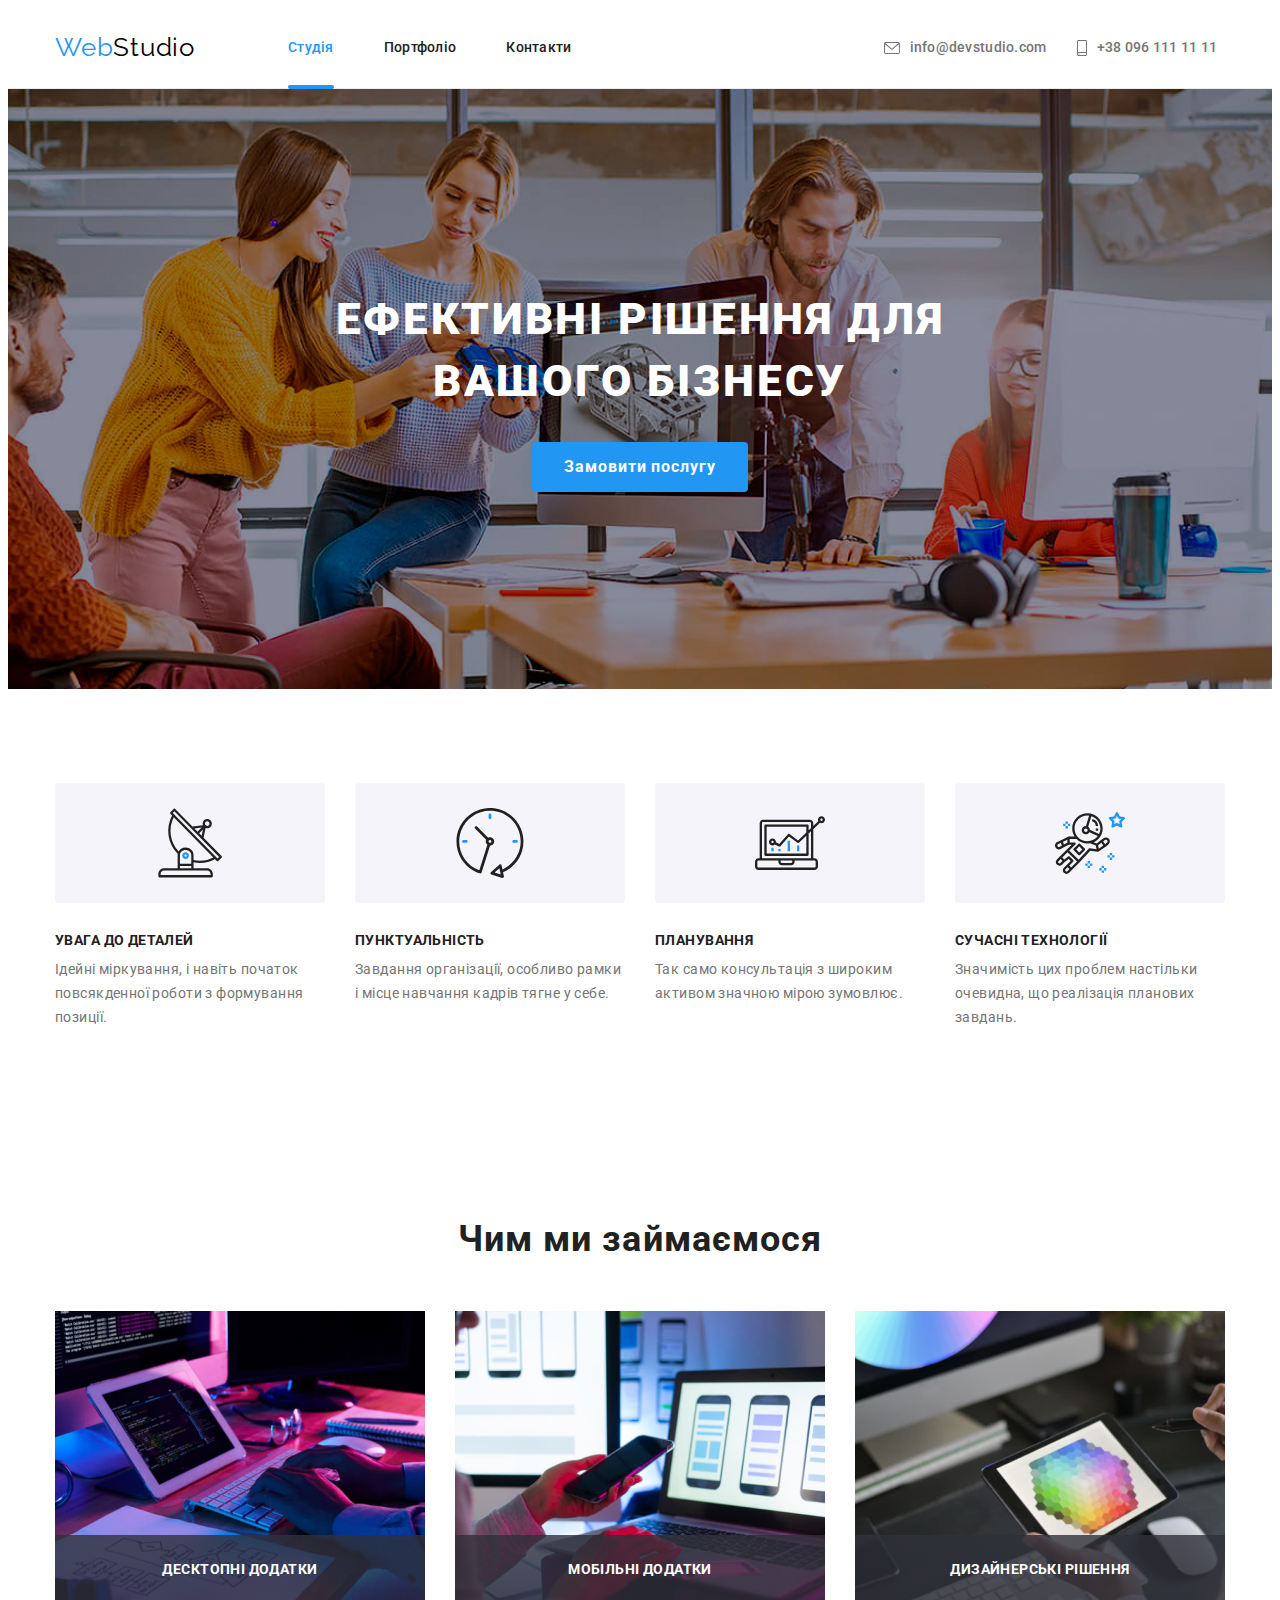
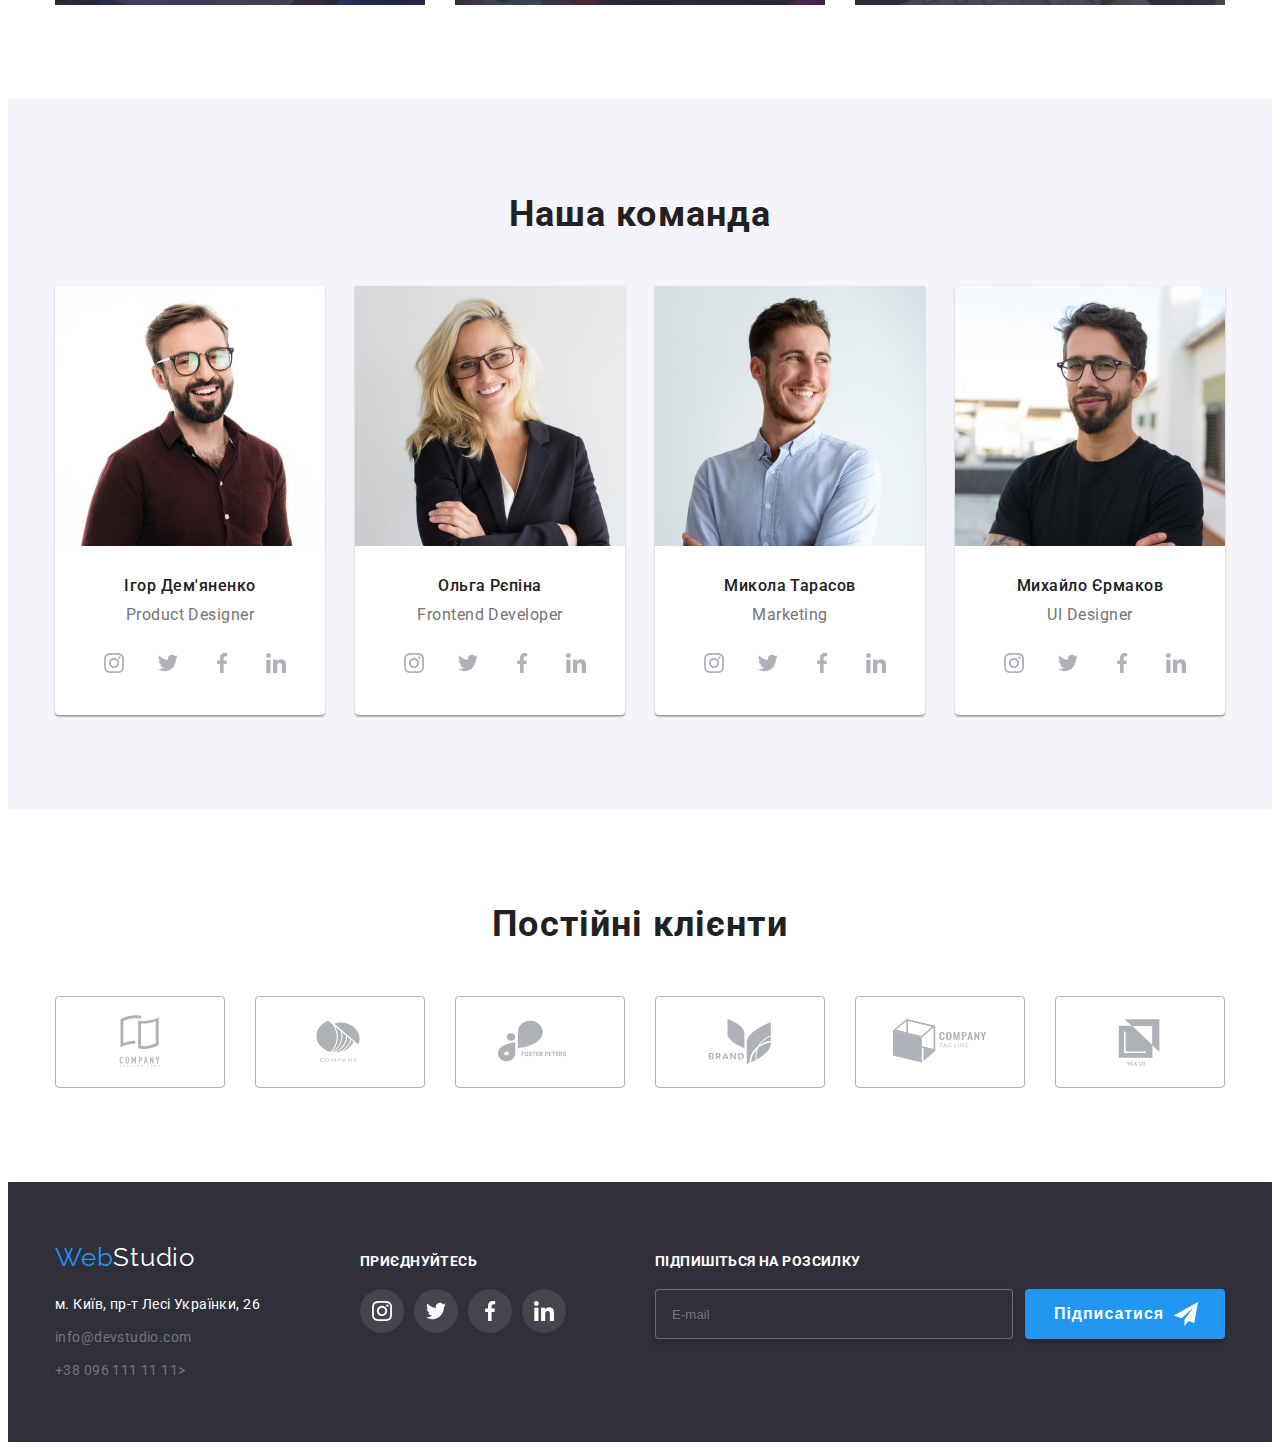
<file: index.html>
<!DOCTYPE html>
<html lang="uk">
  <head>
    <meta charset="UTF-8" />
    <meta http-equiv="X-UA-Compatible" content="IE=edge" />
    <meta name="viewport" content="width=device-width, initial-scale=1.0" />
    <title>Студія</title>
    <link rel="preconnect" href="https://fonts.googleapis.com" />
    <link rel="preconnect" href="https://fonts.gstatic.com" crossorigin />
    <link
      href="https://fonts.googleapis.com/css2?family=Raleway:wght@700&family=Roboto:wght@400;500;700;900&display=swap"
      rel="stylesheet"
    />
    <link
      rel="stylesheet"
      href="https://cdnjs.cloudflare.com/ajax/libs/modern-normalize/1.1.0/modern-normalize.min.css"
      integrity="sha512-wpPYUAdjBVSE4KJnH1VR1HeZfpl1ub8YT/NKx4PuQ5NmX2tKuGu6U/JRp5y+Y8XG2tV+wKQpNHVUX03MfMFn9Q=="
      crossorigin="anonymous"
      referrerpolicy="no-referrer"
    />
    <link rel="stylesheet" href="./css/main.min.css" />
  </head>
  <body>
    <header class="page-header">
      <div class="page-header__section header">
        <a class="logo page-header__logo" href="/"
          ><span class="logo-text page-header__logo-text">Web</span>Studio</a
        >
        <div class="page-header__container">
          <nav class="navigation page-header__navigation">
            <ul class="header-nav">
              <li class="header-nav__item">
                <a class="header-nav__link current" href="index.html">Студія</a>
              </li>
              <li class="header-nav__item">
                <a class="header-nav__link" href="./portfolio.html"
                  >Портфоліо</a
                >
              </li>
              <li class="header-nav__item">
                <a class="header-nav__link" href="/">Контакти</a>
              </li>
            </ul>
          </nav>
          <ul class="header-contact contact">
            <li class="header-contact__item">
              <a class="header-contact__link" href="mailto:info@devstudio.com">
                <svg class="header-contact__icon" width="16" height="12">
                  <use href="./images/img.p1/icon.svg#icon-envelope"></use>
                </svg>
                info@devstudio.com</a
              >
            </li>
            <li class="header-contact__item">
              <a class="header-contact__link" href="tel:+380961111111">
                <svg class="header-contact__icon" width="10" height="16">
                  <use href="./images/img.p1/icon.svg#icon-smartphone"></use>
                </svg>
                +38 096 111 11 11</a
              >
            </li>
          </ul>
        </div>
        <button
          type="button"
          class="page-header__menu-button data-menu-button"
          aria-expanded="true"
          aria-controls="mobile-menu__container"
          data-menu-button
          aria-label="/"
          id="/"
        >
          <svg
            width="40"
            height="40"
            aria-label="Переключатель мобільного меню"
          >
            <use
              class="page-header__icon-menu"
              href="./images/img.p1/icon.svg#icon-menu-header"
            ></use>
            <use
              class="page-header__icon-cross"
              href="./images/img.p1/icon.svg#icon-close-header"
            ></use>
          </svg>
        </button>
        <div
          class="page-header__mobile-menu"
          id="mobile-menu__container"
          data-menu
        >
          <div class="page-header__mobile-menu-box">
            <ul class="header-nav-mobile">
              <li class="header-nav-mobile__item">
                <a class="header-nav-mobile__link current" href="index.html"
                  >Студія</a
                >
              </li>
              <li class="header-nav-mobile__item">
                <a class="header-nav-mobile__link" href="./portfolio.html"
                  >Портфоліо</a
                >
              </li>
              <li class="header-nav-mobile__item">
                <a class="header-nav-mobile__link" href="/">Контакти</a>
              </li>
            </ul>
            <ul class="header-contact-mobile">
              <li class="header-contact-mobile__item">
                <a
                  class="header-contact-mobile__link number"
                  href="tel:+380961111111"
                  >+38 096 111 11 11</a
                >
              </li>
              <li class="header-contact-mobile__item">
                <a
                  class="header-contact-mobile__link"
                  href="mailto:info@devstudio.com"
                  >info@devstudio.com</a
                >
              </li>
            </ul>

            <ul class="mobile-menu__list">
              <li class="mobile-menu__item">
                <a class="mobile-menu__link" href="/">Instagram</a>
              </li>
              <li class="mobile-menu__item">
                <a class="mobile-menu__link" href="/">Twitter</a>
              </li>
              <li class="mobile-menu__item">
                <a class="mobile-menu__link" href="/">Facebook</a>
              </li>
              <li class="mobile-menu__item">
                <a class="mobile-menu__link" href="/">LinkedIn</a>
              </li>
            </ul>
          </div>
        </div>
      </div>
    </header>
    <main>
      <section class="hero">
        <div class="container">
          <h1 class="hero__tittle">
            Ефективні рішення для<br />
            вашого бізнесу
          </h1>
          <button class="button hero__button" type="button" data-modal-open>
            Замовити послугу
          </button>
        </div>
        <div class="backdrop is-hidden" data-modal>
          <div class="auth-modal">
            <button
              class="auth-modal__close-button"
              type="button"
              data-modal-close
            >
              <svg class="auth-modal__icon-close" width="18" height="18">
                <use href="./images/img.p1/icon.svg#icon-close-black"></use>
              </svg>
            </button>
            <h1 class="auth-modal__tittle">
              Залиште свої дані, ми вам передзвонимо
            </h1>
            <form name="feedback-form" class="modal-form"></form>
            <label class="modal-form__label"
              >Ім'я
              <input
                type="text"
                name="user_name"
                class="modal-form__input" /><span
                class="modal-form__input-icon"
              >
                <svg class="modal-form__svg-icon" width="18" height="18">
                  <use href="./images/img.p1/icon.svg#icon-person"></use>
                </svg> </span
            ></label>
            <label class="modal-form__label"
              >Телефон
              <input
                type="tel"
                name="user_tel"
                class="modal-form__input" /><span
                class="modal-form__input-icon"
              >
                <svg class="modal-form__svg-icon" width="18" height="18">
                  <use href="./images/img.p1/icon.svg#icon-phone"></use>
                </svg> </span
            ></label>
            <label class="modal-form__label"
              >Пошта
              <input
                type="email"
                name="user_email"
                class="modal-form__input" /><span
                class="modal-form__input-icon"
              >
                <svg class="modal-form__svg-icon" width="18" height="18">
                  <use href="./images/img.p1/icon.svg#icon-email"></use>
                </svg> </span
            ></label>
            <label class="modal-form__label feedback"
              >Коментар
              <textarea
                name="feedback-form"
                placeholder="Введіть текст"
                class="modal-form__feedback"
              ></textarea>
            </label>
            <label class="modal-form__option-label">
              <input
                type="checkbox"
                name="policy"
                value="accept-policy"
                class="modal-form__checkbox"
              />
              <span class="modal-form__custom-checkbox">
                <svg class="modal-form__checkbox-icon" width="11" height="8">
                  <use href="./images/img.p1/icon.svg#icon-check-icon"></use>
                </svg>
              </span>
              <span class="modal-form__option-span"
                >Погоджуюся з розсилкою та приймаю
                <a class="modal-form__link" href="">Умови договору</a></span
              >
            </label>
            <button type="submit" class="modal-form__submit-form">
              Відправити
            </button>
          </div>
        </div>
      </section>
      <section class="feature section">
        <div class="feature container">
          <h2 class="feature__tittle--hidden visually-hidden">
            Наші особливості
          </h2>
          <ul class="feature__list">
            <li class="feature__item">
              <div class="icon-box">
                <svg class="icon-box__icon">
                  <use href="./images/img.p1/icon.svg#icon-antenna"></use>
                </svg>
              </div>
              <h3 class="feature__tittle">УВАГА ДО ДЕТАЛЕЙ</h3>
              <p class="feature__description">
                Ідейні міркування, і навіть початок повсякденної роботи з
                формування позиції.
              </p>
            </li>
            <li class="feature__item">
              <div class="icon-box">
                <svg class="icon-box__icon">
                  <use href="./images/img.p1/icon.svg#icon-clock"></use>
                </svg>
              </div>
              <h3 class="feature__tittle">ПУНКТУАЛЬНІСТЬ</h3>
              <p class="feature__description">
                Завдання організації, особливо рамки і місце навчання кадрів
                тягне у себе.
              </p>
            </li>
            <li class="feature__item">
              <div class="icon-box">
                <svg class="icon-box__icon">
                  <use href="./images/img.p1/icon.svg#icon-diagram"></use>
                </svg>
              </div>
              <h3 class="feature__tittle">ПЛАНУВАННЯ</h3>
              <p class="feature__description">
                Так само консультація з широким активом значною мірою зумовлює.
              </p>
            </li>
            <li class="feature__item">
              <div class="icon-box">
                <svg class="icon-box__icon">
                  <use href="./images/img.p1/icon.svg#icon-astronaut"></use>
                </svg>
              </div>
              <h3 class="feature__tittle">СУЧАСНІ ТЕХНОЛОГІЇ</h3>
              <p class="feature__description">
                Значимість цих проблем настільки очевидна, що реалізація
                планових завдань.
              </p>
            </li>
          </ul>
        </div>
      </section>
      <section class="employment section">
        <div class="employment container">
          <h2 class="employment__tittle">Чим ми займаємося</h2>
          <ul class="employment__list">
            <li class="employment__item">
              <div class="employment__group">
                <img
                  srcset="
                    ./images/img.p1/employment/dekstop-370.jpg   370w,
                    ./images/img.p1/employment/dekstop-740.jpg   740w,
                    ./images/img.p1/employment/dekstop-1110.jpg 1110w
                  "
                  alt="робота за комп'ютером"
                  src="./images/img.p1/employment/dekstop-370.jpg"
                  sizes="(min-width:1200px) 33vw, (min-width:768px) 50vw, 100vw"
                />
                <div class="employment__label">
                  <h3 class="label__tittle">Десктопні додатки</h3>
                </div>
              </div>
            </li>
            <li class="employment__item">
              <div class="employment__group">
                <img
                  srcset="
                    ./images/img.p1/employment/mobile-370.jpg   370w,
                    ./images/img.p1/employment/mobile-740.jpg   740w,
                    ./images/img.p1/employment/mobile-1110.jpg 1110w
                  "
                  alt="палітра кольорів"
                  src="./images/img.p1/employment/mobile-370.jpg"
                  sizes="(min-width:1200px) 33vw, (min-width:768px) 50vw, 100vw"
                />
                <div class="employment__label">
                  <h3 class="label__tittle">Мобільні додатки</h3>
                </div>
              </div>
            </li>
            <li class="employment__item">
              <div class="employment__group">
                <img
                  srcset="
                    ./images/img.p1/employment/designer-370.jpg   370w,
                    ./images/img.p1/employment/designer-740.jpg   740w,
                    ./images/img.p1/employment/designer-1110.jpg 1110w
                  "
                  alt="палітра кольорів"
                  src="./images/img.p1/employment/designer-370.jpg"
                  sizes="(min-width:1200px) 33vw, (min-width:768px) 50vw, 100vw"
                />
                <div class="employment__label">
                  <h3 class="label__tittle">Дизайнерські рішення</h3>
                </div>
              </div>
            </li>
          </ul>
        </div>
      </section>
      <section class="section team">
        <div class="container team">
          <h2 class="team__tittle">Наша команда</h2>
          <ul class="team-list">
            <li class="team-list__item">
              <img
                srcset="
                  ./images/img.p1/team/igor-270.jpg 270w,
                  ./images/img.p1/team/igor-540.jpg 540w,
                  ./images/img.p1/team/igor-810.jpg 810w
                "
                alt="фото працівника"
                src="./images/img.p1/team/igor-270.jpg"
                sizes="(min-width:1200px) 25vw, (min-width:768px) 50vw, 100vw"
              />
              <div class="team-list__card">
                <p class="team-list__member">Ігор Дем'яненко</p>
                <p class="team-list__member-skill">Product Designer</p>

                <ul class="team-contact">
                  <li class="team-contact__item">
                    <a href="/" class="team-contact__link">
                      <svg class="team-contact__link-icon">
                        <use
                          href="./images/img.p1/icon.svg#icon-instagram"
                        ></use>
                      </svg>
                    </a>
                  </li>
                  <li class="team-contact__item">
                    <a href="/" class="team-contact__link">
                      <svg class="team-contact__link-icon">
                        <use href="./images/img.p1/icon.svg#icon-twitter"></use>
                      </svg>
                    </a>
                  </li>
                  <li class="team-contact__item">
                    <a href="/" class="team-contact__link">
                      <svg class="team-contact__link-icon">
                        <use
                          href="./images/img.p1/icon.svg#icon-facebook"
                        ></use>
                      </svg>
                    </a>
                  </li>
                  <li class="team-contact__item">
                    <a href="/" class="team-contact__link">
                      <svg class="team-contact__link-icon">
                        <use
                          href="./images/img.p1/icon.svg#icon-linkedin"
                        ></use>
                      </svg>
                    </a>
                  </li>
                </ul>
              </div>
            </li>
            <li class="team-list__item">
              <img
                srcset="
                  ./images/img.p1/team/olga-270.jpg 270w,
                  ./images/img.p1/team/olga-540.jpg 540w,
                  ./images/img.p1/team/olga-810.jpg 810w
                "
                alt="фото працівника"
                src="./images/img.p1/team/olga-270.jpg"
                sizes="(min-width:1200px) 25vw, (min-width:768px) 50vw, 100vw"
              />
              <div class="team-list__card">
                <p class="team-list__member">Ольга Рєпіна</p>
                <p class="team-list__member-skill">Frontend Developer</p>
                <ul class="team-contact">
                  <li class="team-contact__item">
                    <a href="/" class="team-contact__link">
                      <svg class="team-contact__link-icon">
                        <use
                          href="./images/img.p1/icon.svg#icon-instagram"
                        ></use>
                      </svg>
                    </a>
                  </li>
                  <li class="team-contact__item">
                    <a href="/" class="team-contact__link">
                      <svg class="team-contact__link-icon">
                        <use href="./images/img.p1/icon.svg#icon-twitter"></use>
                      </svg>
                    </a>
                  </li>
                  <li class="team-contact__item">
                    <a href="/" class="team-contact__link">
                      <svg class="team-contact__link-icon">
                        <use
                          href="./images/img.p1/icon.svg#icon-facebook"
                        ></use>
                      </svg>
                    </a>
                  </li>
                  <li class="team-contact__item">
                    <a href="/" class="team-contact__link">
                      <svg class="team-contact__link-icon">
                        <use
                          href="./images/img.p1/icon.svg#icon-linkedin"
                        ></use>
                      </svg>
                    </a>
                  </li>
                </ul>
              </div>
            </li>
            <li class="team-list__item">
              <img
                srcset="
                  ./images/img.p1/team/mykola-270.jpg 270w,
                  ./images/img.p1/team/mykola-540.jpg 540w,
                  ./images/img.p1/team/mykola-810.jpg 810w
                "
                alt="фото працівника"
                src="./images/img.p1/team/mykola-270.jpg"
                sizes="(min-width:1200px) 25vw, (min-width:768px) 50vw, 100vw"
              />
              <div class="team-list__card">
                <p class="team-list__member">Микола Тарасов</p>
                <p class="team-list__member-skill">Marketing</p>
                <ul class="team-contact">
                  <li class="team-contact__item">
                    <a href="/" class="team-contact__link">
                      <svg class="team-contact__link-icon">
                        <use
                          href="./images/img.p1/icon.svg#icon-instagram"
                        ></use>
                      </svg>
                    </a>
                  </li>
                  <li class="team-contact__item">
                    <a href="/" class="team-contact__link">
                      <svg class="team-contact__link-icon">
                        <use href="./images/img.p1/icon.svg#icon-twitter"></use>
                      </svg>
                    </a>
                  </li>
                  <li class="team-contact__item">
                    <a href="/" class="team-contact__link">
                      <svg class="team-contact__link-icon">
                        <use
                          href="./images/img.p1/icon.svg#icon-facebook"
                        ></use>
                      </svg>
                    </a>
                  </li>
                  <li class="team-contact__item">
                    <a href="/" class="team-contact__link">
                      <svg class="team-contact__link-icon">
                        <use
                          href="./images/img.p1/icon.svg#icon-linkedin"
                        ></use>
                      </svg>
                    </a>
                  </li>
                </ul>
              </div>
            </li>
            <li class="team-list__item">
              <img
                srcset="
                  ./images/img.p1/team/mychaulo-270.jpg 270w,
                  ./images/img.p1/team/mychaulo-540.jpg 540w,
                  ./images/img.p1/team/mychaulo-810.jpg 810w
                "
                alt="фото працівника"
                src="./images/img.p1/team/mychaulo-270.jpg"
                sizes="(min-width:1200px) 25vw, (min-width:768px) 50vw,  100vw"
              />
              <div class="team-list__card">
                <p class="team-list__member">Михайло Єрмаков</p>
                <p class="team-list__member-skill">UI Designer</p>
                <ul class="team-contact">
                  <li class="team-contact__item">
                    <a href="/" class="team-contact__link">
                      <svg class="team-contact__link-icon">
                        <use
                          href="./images/img.p1/icon.svg#icon-instagram"
                        ></use>
                      </svg>
                    </a>
                  </li>
                  <li class="team-contact__item">
                    <a href="/" class="team-contact__link">
                      <svg class="team-contact__link-icon">
                        <use href="./images/img.p1/icon.svg#icon-twitter"></use>
                      </svg>
                    </a>
                  </li>
                  <li class="team-contact__item">
                    <a href="/" class="team-contact__link">
                      <svg class="team-contact__link-icon">
                        <use
                          href="./images/img.p1/icon.svg#icon-facebook"
                        ></use>
                      </svg>
                    </a>
                  </li>
                  <li class="team-contact__item">
                    <a href="/" class="team-contact__link">
                      <svg class="team-contact__link-icon">
                        <use
                          href="./images/img.p1/icon.svg#icon-linkedin"
                        ></use>
                      </svg>
                    </a>
                  </li>
                </ul>
              </div>
            </li>
          </ul>
        </div>
      </section>
      <section class="section customers">
        <div class="container clients">
          <h2 class="clients__tittle">Постійні клієнти</h2>
          <ul class="clients-list">
            <li class="clients-list__item">
              <a href="/" class="clients-list__link"
                ><svg width="106" height="60">
                  <use href="./images/img.p1/icon.svg#icon-Logo-1"></use>
                </svg>
              </a>
            </li>
            <li class="clients-list__item">
              <a href="/" class="clients-list__link"
                ><svg width="106" height="60">
                  <use href="./images/img.p1/icon.svg#icon-Logo-2"></use>
                </svg>
              </a>
            </li>
            <li class="clients-list__item">
              <a href="/" class="clients-list__link">
                <svg width="106" height="60">
                  <use href="./images/img.p1/icon.svg#icon-Logo-3"></use>
                </svg>
              </a>
            </li>
            <li class="clients-list__item">
              <a href="/" class="clients-list__link">
                <svg width="106" height="60">
                  <use href="./images/img.p1/icon.svg#icon-Logo-4"></use>
                </svg>
              </a>
            </li>
            <li class="clients-list__item">
              <a href="/" class="clients-list__link">
                <svg width="106" height="60">
                  <use href="./images/img.p1/icon.svg#icon-Logo-5"></use>
                </svg>
              </a>
            </li>
            <li class="clients-list__item">
              <a href="/" class="clients-list__link">
                <svg width="106" height="60">
                  <use href="./images/img.p1/icon.svg#icon-Logo-6"></use>
                </svg>
              </a>
            </li>
          </ul>
        </div>
      </section>
    </main>
    <footer class="section-footer">
      <div class="container footer">
        <div class="footer__flex-box">
          <div class="footer-block">
            <a class="logo footer__logo-text" href="/"
              ><span class="logo-text">Web</span>Studio</a
            >
            <address>
              <ul class="adress-list">
                <li class="adress-list__item">
                  <a
                    href="https://goo.gl/maps/8h4WojvM9errue7C8"
                    target="_blank"
                    class="adress-list__point"
                    >м. Київ, пр-т Лесі Українки, 26</a
                  >
                </li>
                <li class="adress-list__item">
                  <a
                    href="mailto:info@devstudio.com"
                    class="adres-list__communication"
                    >info@devstudio.com</a
                  >
                </li>
                <li class="adress-list__item">
                  <a href="tel:+380961111111" class="adres-list__communication"
                    >+38 096 111 11 11></a
                  >
                </li>
              </ul>
            </address>
          </div>
          <div class="join">
            <strong class="join__tittle"> приєднуйтесь</strong>
            <ul class="join-list">
              <li class="join-list__item">
                <a href="/" class="team-contact__link">
                  <svg class="join-list__svg-icon">
                    <use href="./images/img.p1/icon.svg#icon-instagram"></use>
                  </svg>
                </a>
              </li>
              <li class="join-list__item">
                <a href="/" class="team-contact__link">
                  <svg class="join-list__svg-icon">
                    <use href="./images/img.p1/icon.svg#icon-twitter"></use>
                  </svg>
                </a>
              </li>
              <li class="join-list__item">
                <a href="/" class="team-contact__link">
                  <svg class="join-list__svg-icon">
                    <use href="./images/img.p1/icon.svg#icon-facebook"></use>
                  </svg>
                </a>
              </li>
              <li class="join-list__item">
                <a href="/" class="team-contact__link">
                  <svg class="join-list__svg-icon">
                    <use href="./images/img.p1/icon.svg#icon-linkedin"></use>
                  </svg>
                </a>
              </li>
            </ul>
          </div>
        </div>

        <form class="subscribe">
          <label
            ><span class="join__tittle">Підпишіться на розсилку</span>
            <input
              type="email"
              name="join-input"
              class="subscribe__input"
              placeholder="E-mail"
            />
          </label>
          <button class="subscribe__join-button" type="submit">
            Підписатися<span class="subscribe__icon-send"
              ><svg width="24" height="24">
                <use href="./images/img.p1/icon.svg#icon-send"></use>
              </svg>
            </span>
          </button>
        </form>
      </div>
    </footer>
    <script src="./JS/modal.js"></script>
    <script src="./JS/mobile-menu.js"></script>
  </body>
</html>
</file>
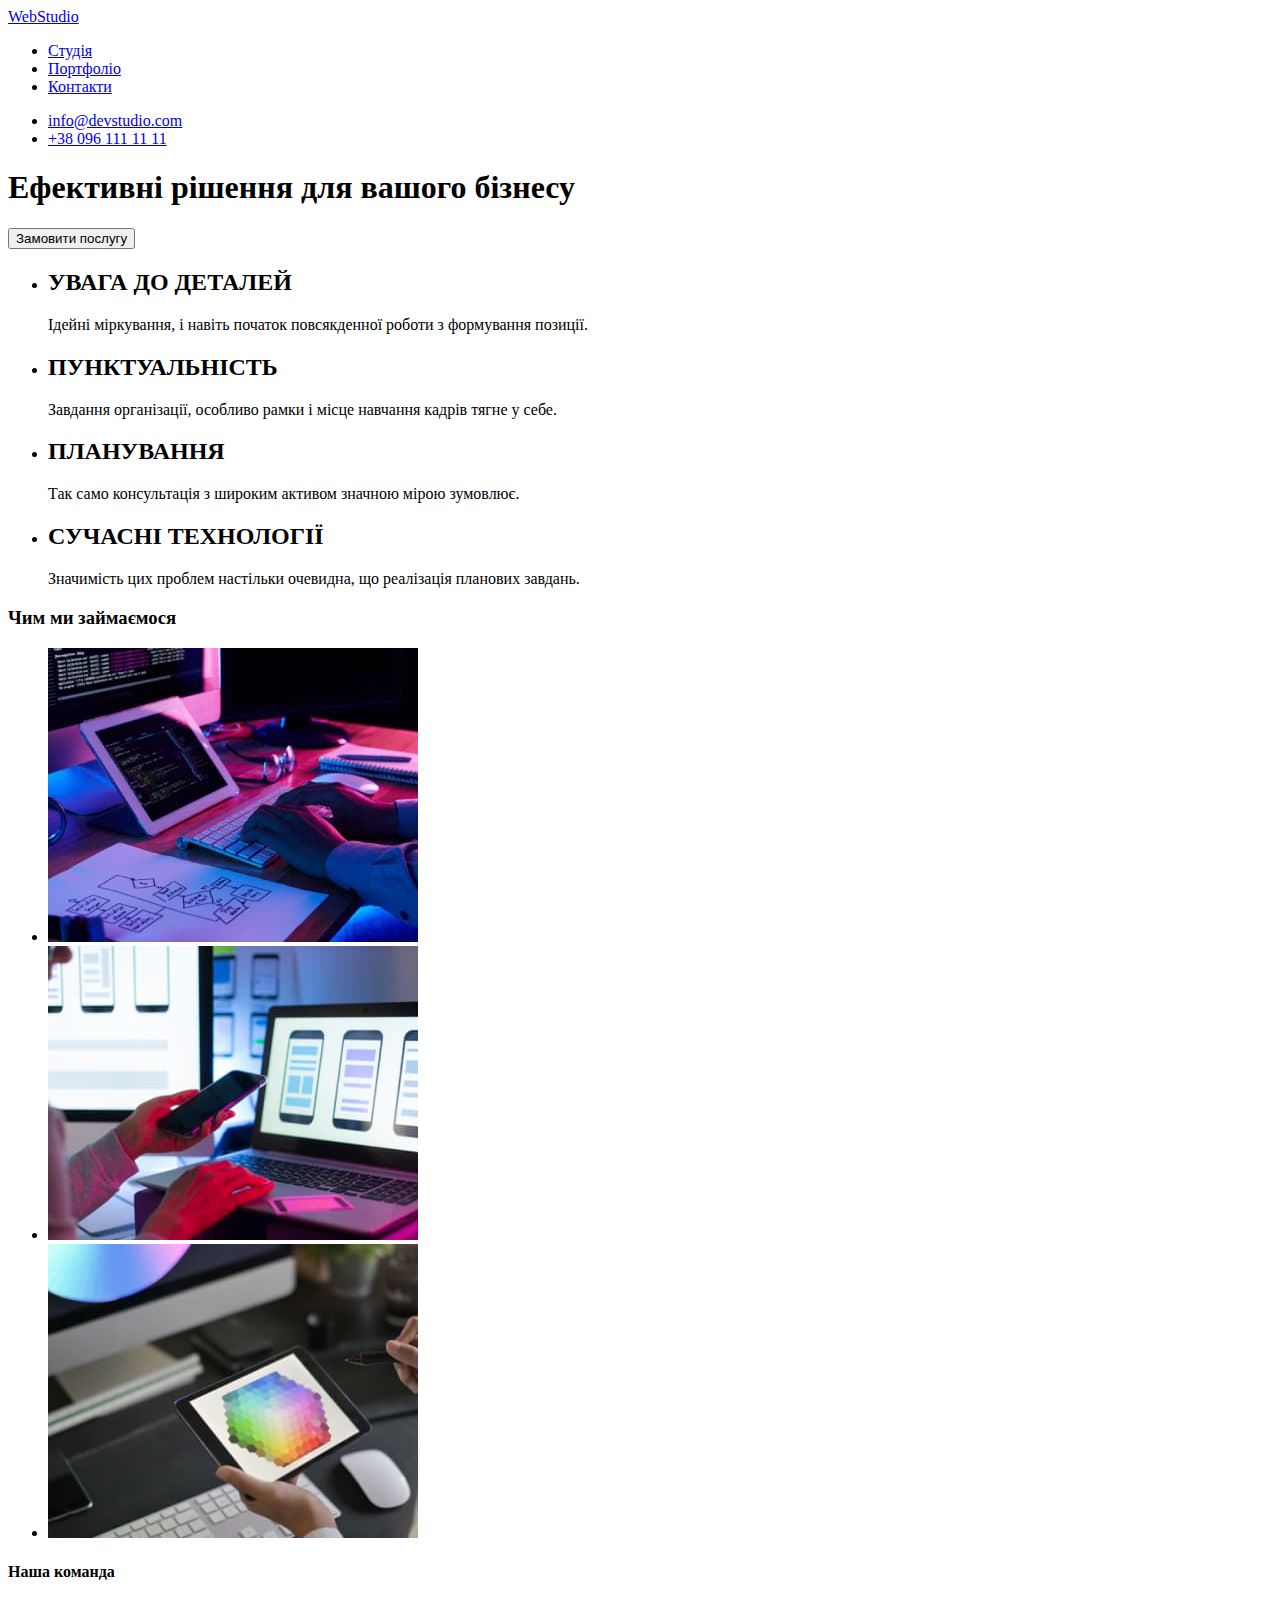
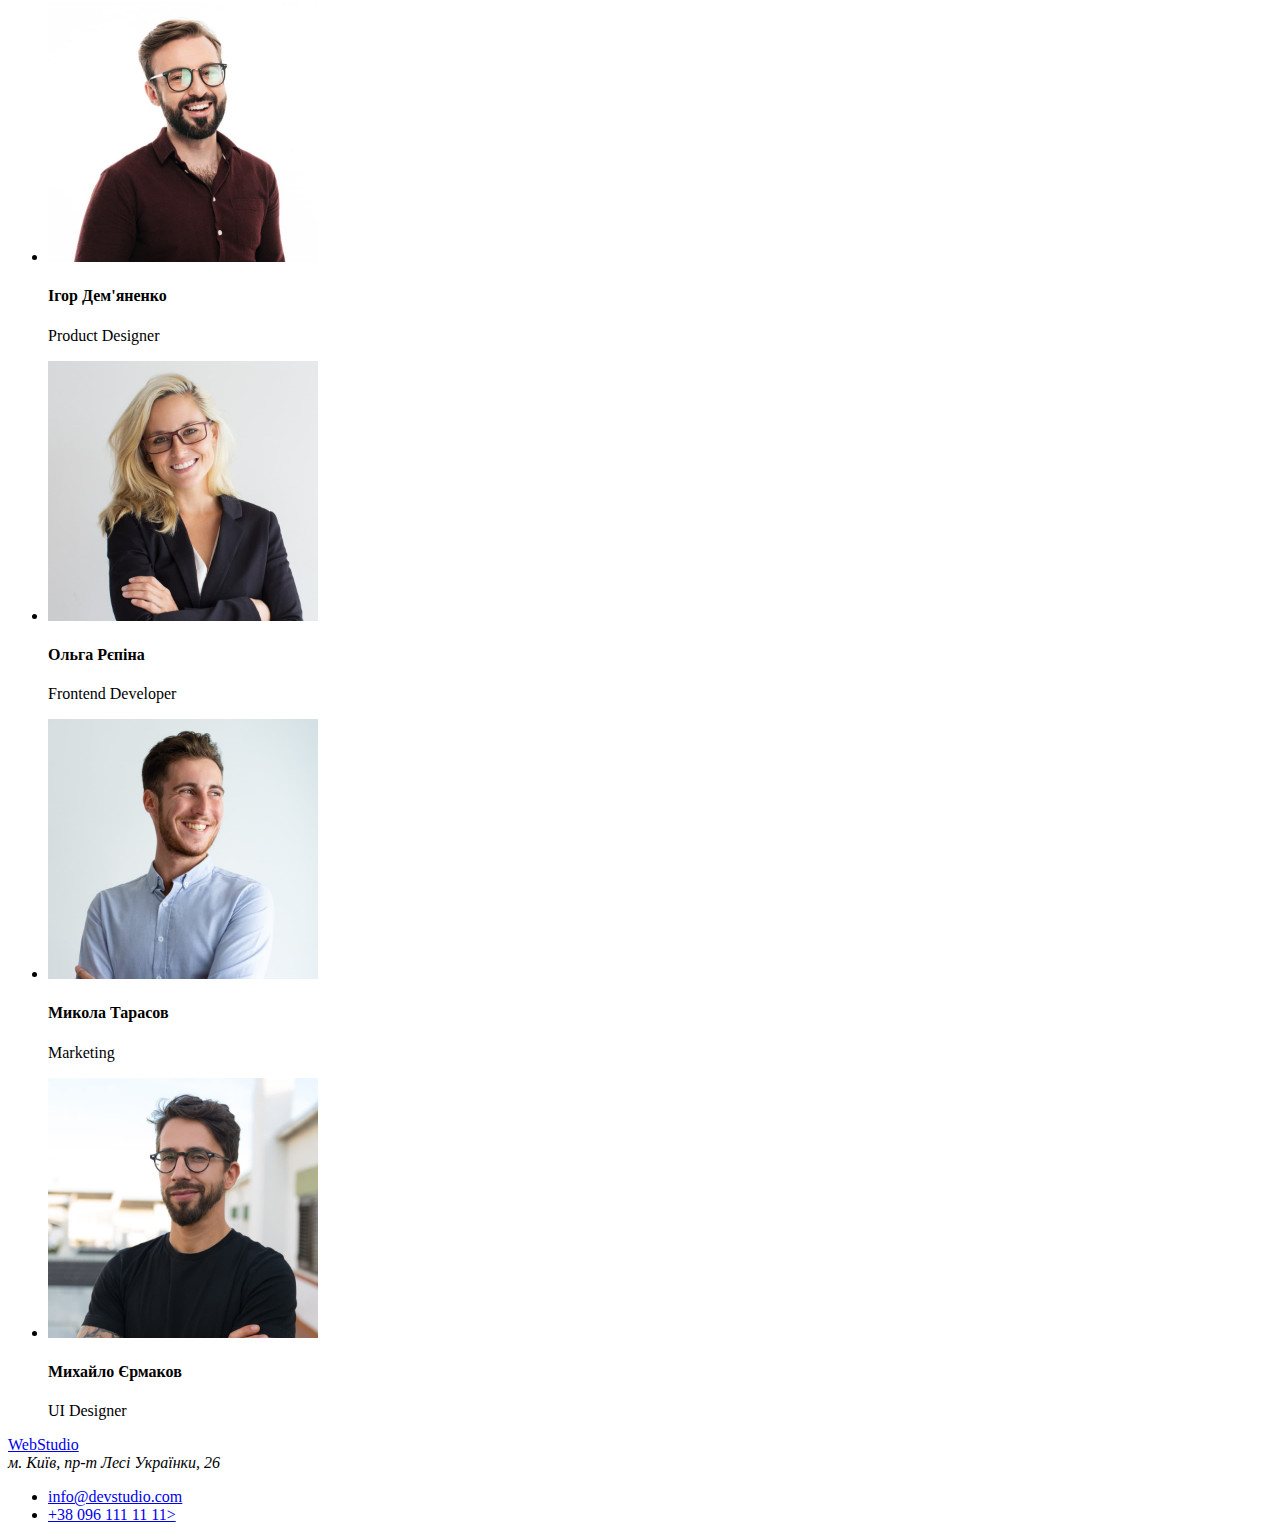
<file: homework 1/index.html>
<!DOCTYPE html>
<html lang="en">
  <head>
    <meta charset="UTF-8" />
    <meta http-equiv="X-UA-Compatible" content="IE=edge" />
    <meta name="viewport" content="width=device-width, initial-scale=1.0" />
    <title>homework</title>
  </head>
  <body>
    <header>
      <nav class="zalupa">
        <a href="/">WebStudio</a>
        <ul>
          <li>
            <a href="/">Студія</a>
          </li>
          <li>
            <a href="/">Портфоліо</a>
          </li>
          <li>
            <a href="/">Контакти</a>
          </li>
        </ul>
      </nav>
      <ul>
        <li><a href="info@devstudio.com">info@devstudio.com</a></li>
        <li><a href="tel:+380961111111">+38 096 111 11 11</a></li>
      </ul>
    </header>
    <main>
      <section class="hero">
        <h1>Ефективні рішення для вашого бізнесу</h1>
        <button type="button">Замовити послугу</button>
      </section>
      <ul>
        <li>
          <h2>УВАГА ДО ДЕТАЛЕЙ</h2>
          <p>
            Ідейні міркування, і навіть початок повсякденної роботи з формування
            позиції.
          </p>
        </li>
        <li>
          <h2>ПУНКТУАЛЬНІСТЬ</h2>
          <p>
            Завдання організації, особливо рамки і місце навчання кадрів тягне у
            себе.
          </p>
        </li>
        <li>
          <h2>ПЛАНУВАННЯ</h2>
          <p>Так само консультація з широким активом значною мірою зумовлює.</p>
        </li>
        <li>
          <h2>СУЧАСНІ ТЕХНОЛОГІЇ</h2>
          <p>
            Значимість цих проблем настільки очевидна, що реалізація планових
            завдань.
          </p>
        </li>
      </ul>
      <section>
        <h3>Чим ми займаємося</h3>
        <div>
          <ul>
            <li>
              <img
                src="images/box1.jpg"
                alt="робота за комп'ютером"
                width="370"
              />
            </li>
            <li>
              <img
                src="images/box2.jpg"
                alt="робота з смартфоном"
                width="370"
              />
            </li>
            <li>
              <img src="images/box3.jpg" alt="кольоровий спектр" width="370" />
            </li>
          </ul>
        </div>
      </section>
      <section>
        <h4>Наша команда</h4>
        <div>
          <ul>
            <li>
              <img src="images/img.jpg" alt="фото працівника" width="270" />
              <h4>Ігор Дем'яненко</h4>
              <p>Product Designer</p>
            </li>
            <li>
              <img src="images/img(1).jpg" alt="фото працівника" width="270" />
              <h4>Ольга Рєпіна</h4>
              <p>Frontend Developer</p>
            </li>
            <li>
              <img src="images/img(2).jpg" alt="фото працівника" width="270" />
              <h4>Микола Тарасов</h4>
              <p>Marketing</p>
            </li>
            <li>
              <img src="images/img(3).jpg" alt="фото праціівника" width="270" />
              <h4>Михайло Єрмаков</h4>
              <p>UI Designer</p>
            </li>
          </ul>
        </div>
      </section>
    </main>
    <footer>
      <a href="/">WebStudio</a>
      <address>м. Київ, пр-т Лесі Українки, 26</address>
      <ul>
        <li><a href="info@devstudio.com">info@devstudio.com</a></li>
        <li><a href="tel:+380961111111">+38 096 111 11 11></a></li>
      </ul>
    </footer>
  </body>
</html>
</file>
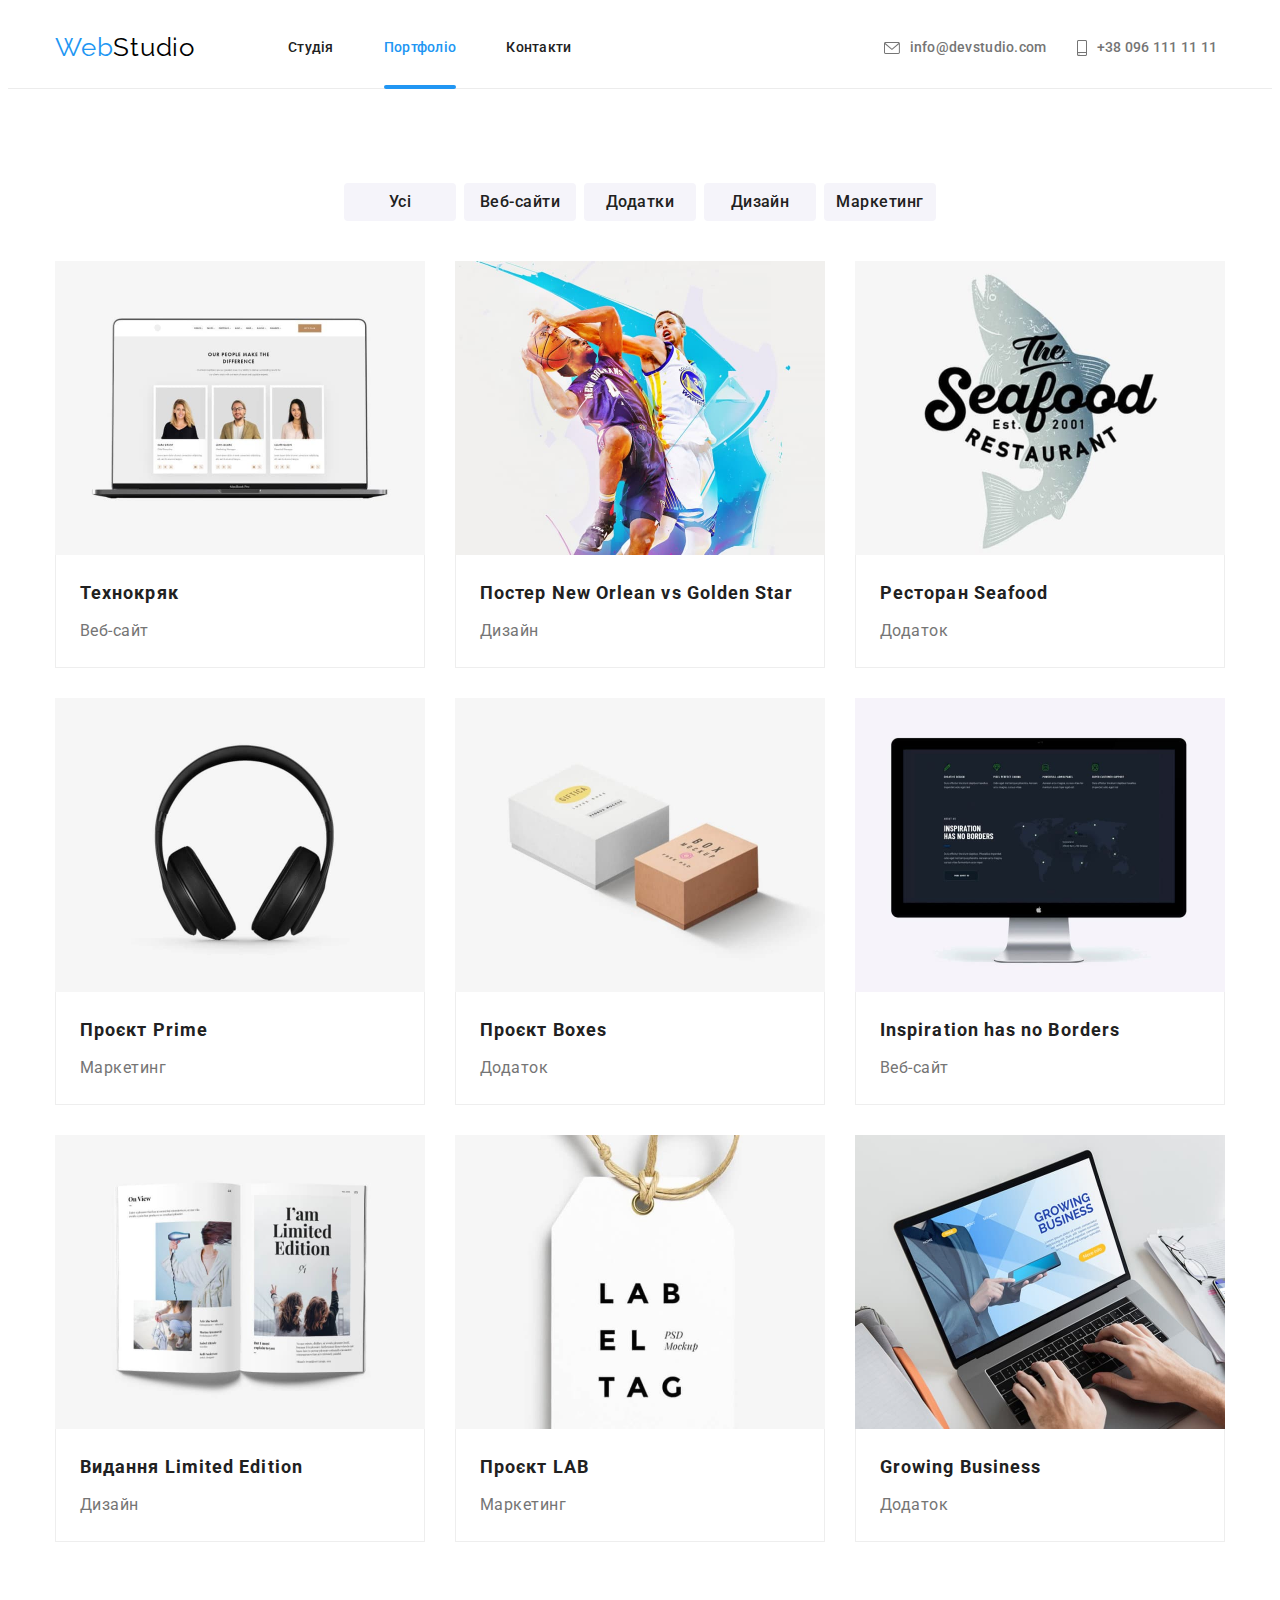
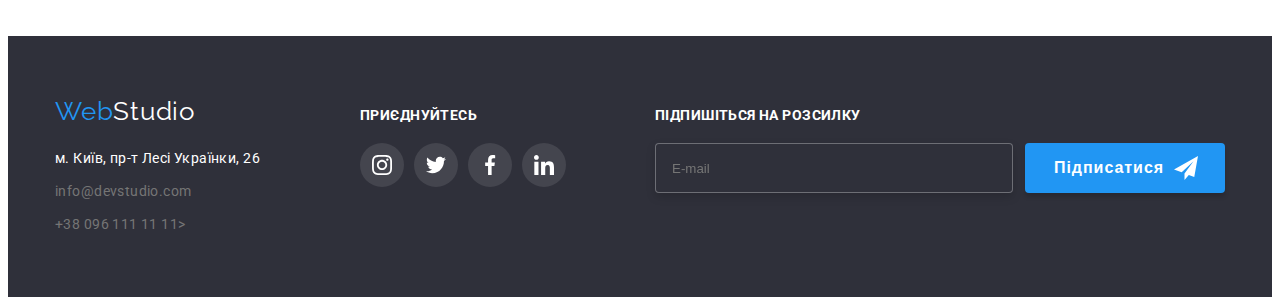
<file: portfolio.html>
<!DOCTYPE html>
<html lang="uk">
  <head>
    <meta charset="UTF-8" />
    <meta http-equiv="X-UA-Compatible" content="IE=edge" />
    <meta name="viewport" content="width=device-width, initial-scale=1.0" />
    <title>Портфоліо</title>
    <link rel="preconnect" href="https://fonts.googleapis.com" />
    <link rel="preconnect" href="https://fonts.gstatic.com" crossorigin />
    <link
      href="https://fonts.googleapis.com/css2?family=Raleway:wght@700&family=Roboto:wght@400;500;700;900&display=swap"
      rel="stylesheet"
    />
    <link
      rel="stylesheet"
      href="https://cdnjs.cloudflare.com/ajax/libs/modern-normalize/1.1.0/modern-normalize.min.css"
      integrity="sha512-wpPYUAdjBVSE4KJnH1VR1HeZfpl1ub8YT/NKx4PuQ5NmX2tKuGu6U/JRp5y+Y8XG2tV+wKQpNHVUX03MfMFn9Q=="
      crossorigin="anonymous"
      referrerpolicy="no-referrer"
    />
    <link rel="stylesheet" href="./css/main.min.css" />
  </head>
  <body>
    <header class="page-header">
      <div class="page-header__section header">
        <a class="logo page-header__logo" href="/"
          ><span class="logo-text page-header__logo-text">Web</span>Studio</a
        >
        <div class="page-header__container">
          <nav class="navigation page-header__navigation">
            <ul class="header-nav">
              <li class="header-nav__item">
                <a class="header-nav__link" href="index.html">Студія</a>
              </li>
              <li class="header-nav__item">
                <a class="header-nav__link current" href="./portfolio.html"
                  >Портфоліо</a
                >
              </li>
              <li class="header-nav__item">
                <a class="header-nav__link" href="/">Контакти</a>
              </li>
            </ul>
          </nav>
          <ul class="header-contact contact">
            <li class="header-contact__item">
              <a class="header-contact__link" href="mailto:info@devstudio.com">
                <svg class="header-contact__icon" width="16" height="12">
                  <use href="./images/img.p1/icon.svg#icon-envelope"></use>
                </svg>
                info@devstudio.com</a
              >
            </li>
            <li class="header-contact__item">
              <a class="header-contact__link" href="tel:+380961111111">
                <svg class="header-contact__icon" width="10" height="16">
                  <use href="./images/img.p1/icon.svg#icon-smartphone"></use>
                </svg>
                +38 096 111 11 11</a
              >
            </li>
          </ul>
        </div>
        <button
          type="button"
          class="page-header__menu-button data-menu-button"
          aria-expanded="true"
          aria-controls="mobile-menu__container"
          data-menu-button
          aria-label="/"
          id="/"
        >
          <svg
            width="40"
            height="40"
            aria-label="Переключатель мобільного меню"
          >
            <use
              class="page-header__icon-menu"
              href="./images/img.p1/icon.svg#icon-menu-header"
            ></use>
            <use
              class="page-header__icon-cross"
              href="./images/img.p1/icon.svg#icon-close-header"
            ></use>
          </svg>
        </button>
        <div
          class="page-header__mobile-menu"
          id="mobile-menu__container"
          data-menu
        >
          <div class="page-header__mobile-menu-box">
            <ul class="header-nav-mobile">
              <li class="header-nav-mobile__item">
                <a class="header-nav-mobile__link" href="index.html">Студія</a>
              </li>
              <li class="header-nav-mobile__item">
                <a
                  class="header-nav-mobile__link current"
                  href="./portfolio.html"
                  >Портфоліо</a
                >
              </li>
              <li class="header-nav-mobile__item">
                <a class="header-nav-mobile__link" href="/">Контакти</a>
              </li>
            </ul>
            <ul class="header-contact-mobile">
              <li class="header-contact-mobile__item">
                <a
                  class="header-contact-mobile__link number"
                  href="tel:+380961111111"
                  >+38 096 111 11 11</a
                >
              </li>
              <li class="header-contact-mobile__item">
                <a
                  class="header-contact-mobile__link"
                  href="mailto:info@devstudio.com"
                  >info@devstudio.com</a
                >
              </li>
            </ul>
            <ul class="mobile-menu__list">
              <li class="mobile-menu__item">
                <a class="mobile-menu__link" href="/">Instagram</a>
              </li>
              <li class="mobile-menu__item">
                <a class="mobile-menu__link" href="/">Twitter</a>
              </li>
              <li class="mobile-menu__item">
                <a class="mobile-menu__link" href="/">Facebook</a>
              </li>
              <li class="mobile-menu__item">
                <a class="mobile-menu__link" href="/">LinkedIn</a>
              </li>
            </ul>
          </div>
        </div>
      </div>
    </header>
    <main>
      <!-- navigation -->
      <section class="section">
        <div class="container project">
          <h1 class="visually-hidden">Наші проєкти</h1>
          <ul class="project__button-list">
            <li class="button-list__item">
              <button class="button project__button" type="button">Усі</button>
            </li>
            <li class="button-list__item">
              <button class="button project__button" type="button">
                Веб-сайти
              </button>
            </li>
            <li class="button-list__item">
              <button class="button project__button" type="button">
                Додатки
              </button>
            </li>
            <li class="button-list__item">
              <button class="button project__button" type="button">
                Дизайн
              </button>
            </li>
            <li class="button-list__item">
              <button class="button project__button" type="button">
                Маркетинг
              </button>
            </li>
          </ul>
          <!-- projects -->
          <ul class="project__project-list">
            <li class="project-list__item">
              <a href="/" class="project-list__link">
                <div class="project-list__overflow-box">
                  <img
                    srcset="
                      ./images/img.p2/project/technoryk-370.jpg   370w,
                      ./images/img.p2/project/technoryk-740.jpg   740w,
                      ./images/img.p2/project/technoryk-1110.jpg 1110w
                    "
                    alt="монітор комп'ютера"
                    src="./images/img.p2/project/technoryk-370.jpg"
                    sizes="(min-width:1200px) 33vw, (min-width:768px) 50vw, 100vw"
                  />
                  <div class="project-list__project-overflow">
                    <p class="project-list__overflow-text">
                      Ресурс пропонує комплексні пропозиції з різним рівнем
                      функціоналу та сервісів. Все це дозволить відвідувачу
                      отримати вичерпні відомості про компанію чи приватну
                      особу.
                    </p>
                  </div>
                </div>
                <div class="project-list__card">
                  <p class="project-list__tittle">Технокряк</p>
                  <p class="project-list__undertittle">Веб-сайт</p>
                </div></a
              >
            </li>
            <li class="project-list__item">
              <a href="/" class="project-list__link"
                ><div class="project-list__overflow-box">
                  <img
                    srcset="
                      ./images/img.p2/project/orlean-370.jpg   370w,
                      ./images/img.p2/project/orlean-740.jpg   740w,
                      ./images/img.p2/project/orlean-1110.jpg 1110w
                    "
                    alt="баскетболісти"
                    src="./images/img.p2/project/orlean-370.jpg"
                    sizes="(min-width:1200px) 33vw, (min-width:768px) 50vw, 100vw"
                  />
                  <div class="project-list__project-overflow">
                    <p class="project-list__overflow-text">
                      Ресурс пропонує комплексні пропозиції з різним рівнем
                      функціоналу та сервісів. Все це дозволить відвідувачу
                      отримати вичерпні відомості про компанію чи приватну
                      особу.
                    </p>
                  </div>
                </div>
                <div class="project-list__card">
                  <p class="project-list__tittle">
                    Постер New Orlean vs Golden Star
                  </p>
                  <p class="project-list__undertittle">Дизайн</p>
                </div></a
              >
            </li>
            <li class="project-list__item">
              <a href="/" class="project-list__link"
                ><div class="project-list__overflow-box">
                  <img
                    srcset="
                      ./images/img.p2/project/seafood-370.jpg   370w,
                      ./images/img.p2/project/seafood-740.jpg   740w,
                      ./images/img.p2/project/seafood-1110.jpg 1110w
                    "
                    alt="логотип ресторану"
                    src="./images/img.p2/project/seafood-370.jpg"
                    sizes="(min-width:1200px) 33vw, (min-width:768px) 50vw, 100vw"
                  />
                  <div class="project-list__project-overflow">
                    <p class="project-list__overflow-text">
                      Ресурс пропонує комплексні пропозиції з різним рівнем
                      функціоналу та сервісів. Все це дозволить відвідувачу
                      отримати вичерпні відомості про компанію чи приватну
                      особу.
                    </p>
                  </div>
                </div>
                <div class="project-list__card">
                  <p class="project-list__tittle">Ресторан Seafood</p>
                  <p class="project-list__undertittle">Додаток</p>
                </div></a
              >
            </li>
            <li class="project-list__item">
              <a href="/" class="project-list__link"
                ><div class="project-list__overflow-box">
                  <img
                    srcset="
                      ./images/img.p2/project/prime-370.jpg   370w,
                      ./images/img.p2/project/prime-740.jpg   740w,
                      ./images/img.p2/project/prime-1110.jpg 1110w
                    "
                    alt="навушники"
                    src="./images/img.p2/project/prime-370.jpg"
                    sizes="(min-width:1200px) 33vw, (min-width:768px) 50vw, 100vw"
                  />
                  <div class="project-list__project-overflow">
                    <p class="project-list__overflow-text">
                      Ресурс пропонує комплексні пропозиції з різним рівнем
                      функціоналу та сервісів. Все це дозволить відвідувачу
                      отримати вичерпні відомості про компанію чи приватну
                      особу.
                    </p>
                  </div>
                </div>
                <div class="project-list__card">
                  <p class="project-list__tittle">Проєкт Prime</p>
                  <p class="project-list__undertittle">Маркетинг</p>
                </div></a
              >
            </li>
            <li class="project-list__item">
              <a href="/" class="project-list__link"
                ><div class="project-list__overflow-box">
                  <img
                    srcset="
                      ./images/img.p2/project/boxes-370.jpg   370w,
                      ./images/img.p2/project/boxes-740.jpg   740w,
                      ./images/img.p2/project/boxes-1110.jpg 1110w
                    "
                    alt="дві коробочки"
                    src="./images/img.p2/project/boxes-370.jpg"
                    sizes="(min-width:1200px) 33vw, (min-width:768px) 50vw, 100vw"
                  />

                  <div class="project-list__project-overflow">
                    <p class="project-list__overflow-text">
                      Ресурс пропонує комплексні пропозиції з різним рівнем
                      функціоналу та сервісів. Все це дозволить відвідувачу
                      отримати вичерпні відомості про компанію чи приватну
                      особу.
                    </p>
                  </div>
                </div>
                <div class="project-list__card">
                  <p class="project-list__tittle">Проєкт Boxes</p>
                  <p class="project-list__undertittle">Додаток</p>
                </div></a
              >
            </li>
            <li class="project-list__item">
              <a href="/" class="project-list__link"
                ><div class="project-list__overflow-box">
                  <img
                    srcset="
                      ./images/img.p2/project/inspirations-370.jpg   370w,
                      ./images/img.p2/project/inspirations-740.jpg   740w,
                      ./images/img.p2/project/inspirations-1110.jpg 1110w
                    "
                    alt="монітор комп'ютера"
                    src="./images/img.p2/project/inspirations-370.jpg"
                    sizes="(min-width:1200px) 33vw, (min-width:768px) 50vw, 100vw"
                  />
                  <div class="project-list__project-overflow">
                    <p class="project-list__overflow-text">
                      Ресурс пропонує комплексні пропозиції з різним рівнем
                      функціоналу та сервісів. Все це дозволить відвідувачу
                      отримати вичерпні відомості про компанію чи приватну
                      особу.
                    </p>
                  </div>
                </div>
                <div class="project-list__card">
                  <p class="project-list__tittle">Inspiration has no Borders</p>
                  <p class="project-list__undertittle">Веб-сайт</p>
                </div></a
              >
            </li>
            <li class="project-list__item">
              <a href="/" class="project-list__link"
                ><div class="project-list__overflow-box">
                  <img
                    srcset="
                      ./images/img.p2/project/limited-370.jpg   370w,
                      ./images/img.p2/project/limited-740.jpg   740w,
                      ./images/img.p2/project/limited-1110.jpg 1110w
                    "
                    alt="книжка"
                    src="./images/img.p2/project/limited-370.jpg"
                    sizes="(min-width:1200px) 33vw, (min-width:768px) 50vw, 100vw"
                  />
                  <div class="project-list__project-overflow">
                    <p class="project-list__overflow-text">
                      Ресурс пропонує комплексні пропозиції з різним рівнем
                      функціоналу та сервісів. Все це дозволить відвідувачу
                      отримати вичерпні відомості про компанію чи приватну
                      особу.
                    </p>
                  </div>
                </div>
                <div class="project-list__card">
                  <p class="project-list__tittle">Видання Limited Edition</p>
                  <p class="project-list__undertittle">Дизайн</p>
                </div></a
              >
            </li>
            <li class="project-list__item">
              <a href="/" class="project-list__link"
                ><div class="project-list__overflow-box">
                  <img
                    srcset="
                      ./images/img.p2/project/lab-370.jpg   370w,
                      ./images/img.p2/project/lab-740.jpg   740w,
                      ./images/img.p2/project/lab-1110.jpg 1110w
                    "
                    alt="ярлик"
                    src="./images/img.p2/project/lab-370.jpg"
                    sizes="(min-width:1200px) 33vw, (min-width:768px) 50vw, 100vw"
                  />
                  <div class="project-list__project-overflow">
                    <p class="project-list__overflow-text">
                      Ресурс пропонує комплексні пропозиції з різним рівнем
                      функціоналу та сервісів. Все це дозволить відвідувачу
                      отримати вичерпні відомості про компанію чи приватну
                      особу.
                    </p>
                  </div>
                </div>
                <div class="project-list__card">
                  <p class="project-list__tittle">Проєкт LAB</p>
                  <p class="project-list__undertittle">Маркетинг</p>
                </div></a
              >
            </li>

            <li class="project-list__item">
              <a href="/" class="project-list__link"
                ><div class="project-list__overflow-box">
                  <img
                    srcset="
                      ./images/img.p2/project/grow-370.jpg   370w,
                      ./images/img.p2/project/grow-740.jpg   740w,
                      ./images/img.p2/project/grow-1110.jpg 1110w
                    "
                    alt="робота з ноутбуком"
                    src="./images/img.p2/project/grow-370.jpg"
                    sizes="(min-width:1200px) 33vw, (min-width:768px) 50vw, 100vw"
                  />
                  <div class="project-list__project-overflow">
                    <p class="project-list__overflow-text">
                      Ресурс пропонує комплексні пропозиції з різним рівнем
                      функціоналу та сервісів. Все це дозволить відвідувачу
                      отримати вичерпні відомості про компанію чи приватну
                      особу.
                    </p>
                  </div>
                </div>
                <div class="project-list__card">
                  <p class="project-list__tittle">Growing Business</p>
                  <p class="project-list__undertittle">Додаток</p>
                </div></a
              >
            </li>
          </ul>
        </div>
      </section>
    </main>
    <footer class="section-footer">
      <div class="container footer">
        <div class="footer__flex-box">
          <div class="footer-block">
            <a class="logo footer__logo-text" href="/"
              ><span class="logo-text">Web</span>Studio</a
            >
            <address>
              <ul class="adress-list">
                <li class="adress-list__item">
                  <a
                    href="https://goo.gl/maps/8h4WojvM9errue7C8"
                    target="_blank"
                    class="adress-list__point"
                    >м. Київ, пр-т Лесі Українки, 26</a
                  >
                </li>
                <li class="adress-list__item">
                  <a
                    href="mailto:info@devstudio.com"
                    class="adres-list__communication"
                    >info@devstudio.com</a
                  >
                </li>
                <li class="adress-list__item">
                  <a href="tel:+380961111111" class="adres-list__communication"
                    >+38 096 111 11 11></a
                  >
                </li>
              </ul>
            </address>
          </div>
          <div class="join">
            <strong class="join__tittle"> приєднуйтесь</strong>
            <ul class="join-list">
              <li class="join-list__item">
                <a href="/" class="team-contact__link">
                  <svg class="join-list__svg-icon">
                    <use href="./images/img.p1/icon.svg#icon-instagram"></use>
                  </svg>
                </a>
              </li>
              <li class="join-list__item">
                <a href="/" class="team-contact__link">
                  <svg class="join-list__svg-icon">
                    <use href="./images/img.p1/icon.svg#icon-twitter"></use>
                  </svg>
                </a>
              </li>
              <li class="join-list__item">
                <a href="/" class="team-contact__link">
                  <svg class="join-list__svg-icon">
                    <use href="./images/img.p1/icon.svg#icon-facebook"></use>
                  </svg>
                </a>
              </li>
              <li class="join-list__item">
                <a href="/" class="team-contact__link">
                  <svg class="join-list__svg-icon">
                    <use href="./images/img.p1/icon.svg#icon-linkedin"></use>
                  </svg>
                </a>
              </li>
            </ul>
          </div>
        </div>

        <form class="subscribe">
          <label
            ><span class="join__tittle">Підпишіться на розсилку</span>
            <input
              type="email"
              name="join-input"
              class="subscribe__input"
              placeholder="E-mail"
            />
          </label>
          <button class="subscribe__join-button" type="submit">
            Підписатися<span class="subscribe__icon-send"
              ><svg width="24" height="24">
                <use href="./images/img.p1/icon.svg#icon-send"></use>
              </svg>
            </span>
          </button>
        </form>
      </div>
    </footer>
  </body>
  <script src="./JS/mobile-menu.js"></script>
</html>
</file>
<file: css/main.min.css>
html{-webkit-box-sizing:border-box;box-sizing:border-box}*,*::before,*::after{-webkit-box-sizing:inherit;box-sizing:inherit}img{display:block;max-width:100%;height:auto}h1,h2,h3,h4,h5,h6,p{margin-top:0}ul{padding:0px;margin:0px;list-style:none}body{background-color:var(--primary-text-colour);color:var(--main-text-colour);font-family:Roboto,sans-serif}a{text-decoration:none}.container{padding-left:15px;padding-right:15px;margin-left:auto;margin-right:auto}@media screen and (min-width: 480px){.container{width:480px}}@media screen and (min-width: 768px){.container{width:768px}}@media screen and (min-width: 1200px){.container{width:1200px}}.visually-hidden{position:absolute;white-space:nowrap;width:1px;height:1px;overflow:hidden;border:0;padding:0;clip:rect(0 0 0 0);-webkit-clip-path:inset(50%);clip-path:inset(50%);margin:-1px}.backdrop.is-hidden{opacity:0;pointer-events:none;-webkit-transition:opacity 250ms cubic-bezier(0.4, 0, 0.2, 1);transition:opacity 250ms cubic-bezier(0.4, 0, 0.2, 1)}.backdrop.is-hidden{opacity:0;pointer-events:none;-webkit-transition:opacity 250ms cubic-bezier(0.4, 0, 0.2, 1);transition:opacity 250ms cubic-bezier(0.4, 0, 0.2, 1)}.backdrop.is-hidden .auth-modal{-webkit-transform:scale(0.9);transform:scale(0.9)}@media screen and (min-width: 768px){.backdrop.is-hidden .auth-modal{-webkit-transform:translate(-50%, -50%) scale(0.9);transform:translate(-50%, -50%) scale(0.9)}}:root{--primary-text-colour: #ffffff;--tittle-text-colour: #212121;--accent-text-colour: #2196f3;--main-text-colour: #757575;--background-colour: #2f303a;--background-button-colour: #f5f4fa;--icon-text-colour: #afb1b8}.logo{color:#000;font-family:Raleway,sans-serif;font-size:26px;line-height:1.2;letter-spacing:.03em}.logo-text{color:var(--accent-text-colour)}.page-header__logo{margin-right:auto;display:-webkit-box;display:-ms-flexbox;display:flex;padding:25px 0px;-webkit-box-align:center;-ms-flex-align:center;align-items:center}@media screen and (min-width: 768px){.page-header__logo{margin-right:87px}}@media screen and (min-width: 1200px){.page-header__logo{margin-right:93px}}.footer__logo-text{color:var(--primary-text-colour);margin-bottom:20px;display:inline-block}.button{color:var(--primary-text-colour);background-color:var(--accent-text-colour);font-family:inherit;font-weight:700;font-size:16px;line-height:1.9;letter-spacing:.06em;cursor:pointer;-webkit-transition:250ms cubic-bezier(0.4, 0, 0.2, 1);transition:250ms cubic-bezier(0.4, 0, 0.2, 1);display:-webkit-box;display:-ms-flexbox;display:flex;-webkit-box-pack:center;-ms-flex-pack:center;justify-content:center;-webkit-box-align:center;-ms-flex-align:center;align-items:center;border-radius:4px;height:50px;min-width:auto;border:1px solid rgba(0,0,0,0)}@media screen and (min-width: 250px){.button{min-width:200px}}@media screen and (min-width: 1200px){.button{min-width:216px}}.hero__button{margin-left:auto;margin-right:auto}.hero__button:hover,.hero__button:focus{background-color:#188ce8;-webkit-transition:250ms cubic-bezier(0.4, 0, 0.2, 1);transition:250ms cubic-bezier(0.4, 0, 0.2, 1)}.page-header__menu-button{display:block;width:40px;height:40px;padding:0px;margin:0px;z-index:1000;background-color:rgba(0,0,0,0);border:none}@media screen and (min-width: 768px){.page-header__menu-button{display:none}}.page-header__icon-cross{display:none}.page-header__menu-button.is-open .page-header__icon-cross{display:block}.page-header__menu-button.is-open .page-header__icon-menu{display:none}.auth-modal__close-button{position:absolute;top:8px;right:8px;width:30px;height:30px;border:1px solid rgba(0,0,0,.1);border-radius:50%;background-color:var(--primary-text-colour);cursor:pointer;padding:0px;-webkit-transition:250ms cubic-bezier(0.4, 0, 0.2, 1);transition:250ms cubic-bezier(0.4, 0, 0.2, 1)}.auth-modal__close-button:hover,.auth-modal__close-button:focus{fill:var(--accent-text-colour);-webkit-transition:250ms cubic-bezier(0.4, 0, 0.2, 1);transition:250ms cubic-bezier(0.4, 0, 0.2, 1)}.auth-modal__icon-close{margin-top:5px}.project__button-list{display:-webkit-box;display:-ms-flexbox;display:flex;gap:8px;row-gap:15px;-webkit-box-pack:start;-ms-flex-pack:start;justify-content:flex-start;-ms-flex-wrap:wrap;flex-wrap:wrap;margin-bottom:40px}@media screen and (min-width: 768px){.project__button-list{display:-webkit-box;display:-ms-flexbox;display:flex;-webkit-box-pack:center;-ms-flex-pack:center;justify-content:center;margin-bottom:40px}}.project__button{color:var(--tittle-text-colour);background-color:var(--background-button-colour);font-weight:500;font-size:16px;line-height:1.6;letter-spacing:.03em;display:inline-block;min-width:73px;height:38px;border-radius:4px}.project__button:hover,.project__button:focus{color:var(--primary-text-colour);background-color:var(--accent-text-colour);-webkit-box-shadow:0px 3px 1px rgba(0,0,0,.1),0px 1px 2px rgba(0,0,0,.08),0px 2px 2px rgba(0,0,0,.12);box-shadow:0px 3px 1px rgba(0,0,0,.1),0px 1px 2px rgba(0,0,0,.08),0px 2px 2px rgba(0,0,0,.12);-webkit-transition:250ms cubic-bezier(0.4, 0, 0.2, 1);transition:250ms cubic-bezier(0.4, 0, 0.2, 1)}@media screen and (min-width: 768px){.project__button{min-width:112px}}.subscribe__join-button{display:-webkit-inline-box;display:-ms-inline-flexbox;display:inline-flex;-webkit-box-align:center;-ms-flex-align:center;align-items:center;width:200px;height:50px;padding:10px 28px;margin-top:20px;margin-left:auto;margin-right:auto;font-weight:700;font-size:16px;line-height:1.8;letter-spacing:.06em;cursor:pointer;color:var(--primary-text-colour);background-color:var(--accent-text-colour);-webkit-box-shadow:0px 4px 4px rgba(0,0,0,.15);box-shadow:0px 4px 4px rgba(0,0,0,.15);border-radius:4px;border:1px solid rgba(0,0,0,0);-webkit-transition:250ms cubic-bezier(0.4, 0, 0.2, 1);transition:250ms cubic-bezier(0.4, 0, 0.2, 1)}.subscribe__join-button:hover,.subscribe__join-button:focus{background-color:#188ce8;-webkit-transition:250ms cubic-bezier(0.4, 0, 0.2, 1);transition:250ms cubic-bezier(0.4, 0, 0.2, 1)}@media screen and (min-width: 768px){.subscribe__join-button{margin-left:12px;margin-right:0px;margin-top:0px}}.subscribe__icon-send{display:-webkit-box;display:-ms-flexbox;display:flex;-webkit-box-align:center;-ms-flex-align:center;align-items:center;-webkit-box-pack:center;-ms-flex-pack:center;justify-content:center;margin-left:10px;width:24px;height:24px}.backdrop{position:fixed;top:0;left:0;width:100%;height:100%;background:rgba(0,0,0,.2);z-index:999;opacity:1;-webkit-transition:opacity 250ms cubic-bezier(0.4, 0, 0.2, 1);transition:opacity 250ms cubic-bezier(0.4, 0, 0.2, 1);-webkit-transform:scale(1);transform:scale(1);overflow-y:scroll}@media screen and (max-width: 767px){.backdrop{padding:93px 15px 94px}}.auth-modal{position:relative;display:block;padding:40px;width:100%;height:auto;background-color:#fff;-webkit-box-shadow:0px 1px 3px rgba(0,0,0,.12),0px 1px 1px rgba(0,0,0,.14),0px 2px 1px rgba(0,0,0,.2);box-shadow:0px 1px 3px rgba(0,0,0,.12),0px 1px 1px rgba(0,0,0,.14),0px 2px 1px rgba(0,0,0,.2);border-radius:4px;-webkit-transition:-webkit-transform 250ms cubic-bezier(0.4, 0, 0.2, 1);transition:-webkit-transform 250ms cubic-bezier(0.4, 0, 0.2, 1);transition:transform 250ms cubic-bezier(0.4, 0, 0.2, 1);transition:transform 250ms cubic-bezier(0.4, 0, 0.2, 1), -webkit-transform 250ms cubic-bezier(0.4, 0, 0.2, 1)}@media screen and (min-width: 768px)and (max-width: 1199px){.auth-modal{position:absolute;top:50%;left:50%;width:450px;height:609px;-webkit-transform:translate(-50%, -50%) scale(1);transform:translate(-50%, -50%) scale(1)}}@media screen and (min-width: 1200px){.auth-modal{position:absolute;top:50%;left:50%;width:528px;height:581px;-webkit-transform:translate(-50%, -50%) scale(1);transform:translate(-50%, -50%) scale(1)}}.auth-modal__tittle{margin-bottom:12px;font-size:20px;line-height:1.5;text-align:center;letter-spacing:.03em;color:var(--tittle-text-colour)}@media screen and (min-width: 768px){.auth-modal__tittle{line-height:1.1}}.modal-form__label{position:relative;display:-webkit-box;display:-ms-flexbox;display:flex;-webkit-box-orient:vertical;-webkit-box-direction:normal;-ms-flex-direction:column;flex-direction:column;text-align:left;margin-bottom:10px;font-size:12px;line-height:1.5;letter-spacing:.01em}.modal-form__input{height:40px;border:1px solid rgba(33,33,33,.2);border-radius:4px;padding:11px 12px 11px 42px;-webkit-transition:250ms cubic-bezier(0.4, 0, 0.2, 1);transition:250ms cubic-bezier(0.4, 0, 0.2, 1)}.modal-form__input:focus+.modal-form__input-icon .modal-form__svg-icon{fill:var(--accent-text-colour);-webkit-transition:250ms cubic-bezier(0.4, 0, 0.2, 1);transition:250ms cubic-bezier(0.4, 0, 0.2, 1)}.modal-form__input:focus-within{border-color:var(--accent-text-colour);outline:none;-webkit-transition:250ms cubic-bezier(0.4, 0, 0.2, 1);transition:250ms cubic-bezier(0.4, 0, 0.2, 1)}.modal-form__feedback{position:relative;height:120px;padding:12px 16px;resize:none;border:1px solid rgba(33,33,33,.2);border-radius:4px;-webkit-transition:250ms cubic-bezier(0.4, 0, 0.2, 1);transition:250ms cubic-bezier(0.4, 0, 0.2, 1)}.modal-form__feedback::-webkit-input-placeholder{color:rgba(117,117,117,.5)}.modal-form__feedback::-moz-placeholder{color:rgba(117,117,117,.5)}.modal-form__feedback:-ms-input-placeholder{color:rgba(117,117,117,.5)}.modal-form__feedback::-ms-input-placeholder{color:rgba(117,117,117,.5)}.modal-form__feedback::placeholder{color:rgba(117,117,117,.5)}.modal-form__feedback:focus{border-color:var(--accent-text-colour);outline:none;-webkit-transition:250ms cubic-bezier(0.4, 0, 0.2, 1);transition:250ms cubic-bezier(0.4, 0, 0.2, 1)}@media screen and (min-width: 768px){.modal-form__feedback{width:370px;height:120px}}@media screen and (min-width: 1200px){.modal-form__feedback{width:448px;height:120px}}.modal-form__label.feedback{margin-bottom:0px}.modal-form__checkbox{position:absolute;width:1px;height:1px;margin:-1px;border:0;padding:0;-ms-flex-negative:0;flex-shrink:0;clip:rect(0 0 0 0);overflow:hidden;border-radius:2px}.modal-form__checkbox:checked+.modal-form__custom-checkbox{background-color:var(--accent-text-colour);border:1px solid var(--accent-text-colour);-webkit-transition:250ms cubic-bezier(0.4, 0, 0.2, 1);transition:250ms cubic-bezier(0.4, 0, 0.2, 1)}.modal-form__custom-checkbox{display:-webkit-inline-box;display:-ms-inline-flexbox;display:inline-flex;-webkit-box-align:center;-ms-flex-align:center;align-items:center;-webkit-box-pack:center;-ms-flex-pack:center;justify-content:center;width:16px;height:15px;margin-left:10px;margin-right:10px;border:2px solid var(--tittle-text-colour);-webkit-transition:250ms cubic-bezier(0.4, 0, 0.2, 1);transition:250ms cubic-bezier(0.4, 0, 0.2, 1)}.modal-form__checkbox-icon{display:block;-webkit-box-align:center;-ms-flex-align:center;align-items:center;-webkit-box-pack:center;-ms-flex-pack:center;justify-content:center;opacity:0}.modal-form__checkbox:checked+.modal-form__custom-checkbox .modal-form__checkbox-icon{opacity:1;fill:var(--primary-text-colour);-webkit-transition:250ms cubic-bezier(0.4, 0, 0.2, 1);transition:250ms cubic-bezier(0.4, 0, 0.2, 1)}.modal-form__link{text-decoration:underline;color:var(--accent-text-colour)}.modal-form__input-icon{position:absolute;top:50%;display:-webkit-box;display:-ms-flexbox;display:flex;-webkit-box-pack:center;-ms-flex-pack:center;justify-content:center;-webkit-box-align:center;-ms-flex-align:center;align-items:center;margin-left:15px}.modal-form__option-label{display:-webkit-box;display:-ms-flexbox;display:flex;-webkit-box-align:center;-ms-flex-align:center;align-items:center;-webkit-box-pack:center;-ms-flex-pack:center;justify-content:center;font-size:12px;line-height:1.1;letter-spacing:.01em;margin-top:20px}@media screen and (min-width: 1200px){.modal-form__option-label{font-size:14px;line-height:1.7;letter-spacing:.03em}}.modal-form__submit-form{width:200px;height:50px;margin-top:30px;font-weight:700;font-size:16px;line-height:1.8;letter-spacing:.06em;border-radius:4px;border:1px solid rgba(0,0,0,0);cursor:pointer;color:var(--primary-text-colour);background-color:var(--accent-text-colour);-webkit-box-shadow:0px 4px 4px rgba(0,0,0,.15);box-shadow:0px 4px 4px rgba(0,0,0,.15);-webkit-transition:250ms cubic-bezier(0.4, 0, 0.2, 1);transition:250ms cubic-bezier(0.4, 0, 0.2, 1)}.modal-form__submit-form:hover,.modal-form__submit-form:focus{background-color:#188ce8;-webkit-transition:250ms cubic-bezier(0.4, 0, 0.2, 1);transition:250ms cubic-bezier(0.4, 0, 0.2, 1)}.page-header{border-bottom:1px solid #ececec;position:relative}.header{height:60px;display:-webkit-box;display:-ms-flexbox;display:flex}@media screen and (min-width: 480px){.header{width:480px}}@media screen and (min-width: 768px){.header{height:80px;width:768px}}@media screen and (min-width: 1200px){.header{height:80px;width:1200px}}.page-header__section.header{margin-left:auto;margin-right:auto;padding-left:15px;padding-right:15px}@media screen and (max-width: 768px){.page-header__section.header{display:-webkit-box;display:-ms-flexbox;display:flex;-webkit-box-align:center;-ms-flex-align:center;align-items:center;position:relative}}.page-header__container{display:none}@media screen and (min-width: 768px){.page-header__container{display:-webkit-box;display:-ms-flexbox;display:flex}}@media screen and (min-width: 768px){.header-nav{display:-webkit-box;display:-ms-flexbox;display:flex}}.header-nav__item:not(:last-child){margin-right:50px}.header-nav__link{position:relative;display:block;padding-top:32px;padding-bottom:32px;color:var(--tittle-text-colour);font-weight:500;font-size:14px;line-height:1.1;letter-spacing:.02em;-webkit-transition:250ms cubic-bezier(0.4, 0, 0.2, 1);transition:250ms cubic-bezier(0.4, 0, 0.2, 1)}.header-nav__link:hover,.header-nav__link:focus{color:var(--accent-text-colour);-webkit-transition:250ms cubic-bezier(0.4, 0, 0.2, 1);transition:250ms cubic-bezier(0.4, 0, 0.2, 1)}.header-nav__link.current{color:var(--accent-text-colour);-webkit-transition:250ms cubic-bezier(0.4, 0, 0.2, 1);transition:250ms cubic-bezier(0.4, 0, 0.2, 1)}.header-nav__link.current::after{content:"";position:absolute;width:100%;height:4px;bottom:-1.5px;left:0;background-color:var(--accent-text-colour);border-radius:2px}@media screen and (min-width: 768px){.contact{display:block}}@media screen and (min-width: 1200px){.contact{display:-webkit-box;display:-ms-flexbox;display:flex}}.header-contact.contact{margin-left:58px;padding-top:21px;padding-bottom:21px;-webkit-box-align:center;-ms-flex-align:center;align-items:center}@media screen and (min-width: 1200px){.header-contact.contact{margin-left:312px}}.header-contact__link{display:-webkit-inline-box;display:-ms-inline-flexbox;display:inline-flex;color:var(--main-text-colour);font-weight:500;font-size:14px;line-height:1.1;letter-spacing:.02em;-webkit-transition:250ms cubic-bezier(0.4, 0, 0.2, 1);transition:250ms cubic-bezier(0.4, 0, 0.2, 1)}.header-contact__link:hover,.header-contact__link:focus{color:var(--accent-text-colour);-webkit-transition:250ms cubic-bezier(0.4, 0, 0.2, 1);transition:250ms cubic-bezier(0.4, 0, 0.2, 1)}@media screen and (min-width: 1200px){.header-contact__link{padding-top:32px;padding-bottom:32px}}@media screen and (min-width: 1200px){.header-contact__item:not(:first-child){margin-left:30px}}.header-contact__icon{margin-right:10px;fill:#757575;-ms-flex-item-align:center;align-self:center;-webkit-transition:250ms cubic-bezier(0.4, 0, 0.2, 1);transition:250ms cubic-bezier(0.4, 0, 0.2, 1)}.header-contact__link:hover .header-contact__icon,.header-contact__link:focus .header-contact__icon{fill:var(--accent-text-colour);-webkit-transition:250ms cubic-bezier(0.4, 0, 0.2, 1);transition:250ms cubic-bezier(0.4, 0, 0.2, 1)}.hero{text-align:center;padding:118px 0px;background-image:-webkit-gradient(linear, left top, left bottom, from(rgba(47, 48, 58, 0.4)), to(rgba(47, 48, 58, 0.4))),url(../images/img.p1/hero/backimg/headerimg-480.jpg);background-image:linear-gradient(rgba(47, 48, 58, 0.4), rgba(47, 48, 58, 0.4)),url(../images/img.p1/hero/backimg/headerimg-480.jpg);background-color:#c4c4c4;height:400px;max-width:1600px;margin-left:auto;margin-right:auto;background-position:center;background-size:cover;background-repeat:no-repeat}@media screen and (min-width: 768px){.hero{padding:200px 0px;height:600px}}@media(-webkit-min-device-pixel-ratio: 2), (min-resolution: 2dppx){.hero{background-image:url(../images/img.p1/hero/backimg/headerimg-480@2x.jpg)}}@media(min-width: 768px){.hero{background-image:url(../images/img.p1/hero/backimg/headerimg-768.jpg)}}@media(min-width: 768px)and (-webkit-min-device-pixel-ratio: 2), (min-width: 768px)and (min-resolution: 2dppx){.hero{background-image:url(../images/img.p1/hero/backimg/headerimg-768@2x.jpg)}}@media(min-width: 1200px){.hero{background-image:url(../images/img.p1/hero/backimg/headerimg-1600.jpg)}}@media(min-width: 1200px)and (-webkit-min-device-pixel-ratio: 2), (min-width: 1200px)and (min-resolution: 2dppx){.hero{background-image:url(../images/img.p1/hero/backimg/headerimg-1600@2x.jpg)}}.hero__tittle{color:var(--primary-text-colour);font-weight:900;font-size:26px;line-height:1.6;letter-spacing:.06em;text-transform:uppercase;text-align:center;margin-top:0px;margin-bottom:30px;margin-left:auto;margin-right:auto}@media screen and (min-width: 768px){.hero__tittle{font-size:44px;line-height:1.4}}@media screen and (min-width: 768px){.project__project-list{display:-webkit-box;display:-ms-flexbox;display:flex;-ms-flex-wrap:wrap;flex-wrap:wrap;margin:-15px}}.project-list__item{margin-bottom:30px}@media screen and (min-width: 768px){.project-list__item{width:calc((100% - 60px)/2);margin:15px}}@media screen and (min-width: 1200px){.project-list__item{-ms-flex-preferred-size:calc((100% - 90px)/3);flex-basis:calc((100% - 90px)/3);margin:15px}}.project-list__link{display:block;-webkit-transition:250ms cubic-bezier(0.4, 0, 0.2, 1);transition:250ms cubic-bezier(0.4, 0, 0.2, 1)}.project-list__link:hover,.project-list__link:focus{-webkit-box-shadow:0px 1px 1px rgba(0,0,0,.12),0px 4px 4px rgba(0,0,0,.06),1px 4px 6px rgba(0,0,0,.16);box-shadow:0px 1px 1px rgba(0,0,0,.12),0px 4px 4px rgba(0,0,0,.06),1px 4px 6px rgba(0,0,0,.16);-webkit-transition:250ms cubic-bezier(0.4, 0, 0.2, 1);transition:250ms cubic-bezier(0.4, 0, 0.2, 1)}.project-list__overflow-box{position:relative;overflow:hidden}.project-list__project-overflow{position:absolute;-webkit-transform:translateY(101%);transform:translateY(101%);top:0;left:0;pointer-events:none;background-color:var(--accent-text-colour);width:100%;height:100%;padding:63px 24px;background:-webkit-gradient(linear, left top, left bottom, from(rgba(33, 150, 243, 0.9)), to(rgba(33, 150, 243, 0.9)));background:linear-gradient(rgba(33, 150, 243, 0.9), rgba(33, 150, 243, 0.9));-webkit-transition:-webkit-transform 250ms cubic-bezier(0.4, 0, 0.2, 1);transition:-webkit-transform 250ms cubic-bezier(0.4, 0, 0.2, 1);transition:transform 250ms cubic-bezier(0.4, 0, 0.2, 1);transition:transform 250ms cubic-bezier(0.4, 0, 0.2, 1), -webkit-transform 250ms cubic-bezier(0.4, 0, 0.2, 1)}.project-list__overflow-text{font-size:18px;line-height:1.5;letter-spacing:.03em;color:var(--primary-text-colour)}.project-list__card{border-left:1px solid #eee;border-right:1px solid #eee;border-bottom:1px solid #eee;padding:20px 24px 20px}.project-list__tittle{color:var(--tittle-text-colour);font-weight:700;font-size:18px;line-height:2;letter-spacing:.06em;margin-bottom:4px}.project-list__undertittle{color:var(--main-text-colour);font-size:16px;line-height:2;letter-spacing:.03em;margin-bottom:0px}.project-list__link:hover .project-list__project-overflow,.project-list__link:focus .project-list__project-overflow{-webkit-transform:translateY(0);transform:translateY(0);-webkit-transition:250ms cubic-bezier(0.4, 0, 0.2, 1);transition:250ms cubic-bezier(0.4, 0, 0.2, 1)}.section.team{background:#f5f4fa}@media screen and (min-width: 768px){.team-list{display:-webkit-box;display:-ms-flexbox;display:flex;-ms-flex-wrap:wrap;flex-wrap:wrap;margin:-15px}}.team-list__item{display:block;width:100%;height:auto;background-color:var(--primary-text-colour);margin-bottom:30px;border-radius:0px 0px 4px 4px;-webkit-box-shadow:0px 1px 3px rgba(0,0,0,.12),0px 1px 1px rgba(0,0,0,.14),0px 2px 1px rgba(0,0,0,.2);box-shadow:0px 1px 3px rgba(0,0,0,.12),0px 1px 1px rgba(0,0,0,.14),0px 2px 1px rgba(0,0,0,.2)}@media screen and (min-width: 480px){.team-list__item{width:450px;height:622px}}@media screen and (min-width: 768px){.team-list__item{width:calc((100% - 60px)/2);margin:15px;height:auto}}@media screen and (min-width: 1200px){.team-list__item{width:calc((100% - 120px)/4);margin:15px}}.team-list__card{padding-top:30px;padding-bottom:24px}@media screen and (min-width: 1200px){.team-list__card{padding-bottom:30px}}.team-list__member{color:var(--tittle-text-colour);font-weight:500;margin-bottom:10px;font-size:16px;line-height:1.2;letter-spacing:.03em;text-align:center}.team-list__member-skill{font-size:16px;line-height:1.2;letter-spacing:.03em;text-align:center;margin-bottom:0px}.team-contact{display:-webkit-box;display:-ms-flexbox;display:flex;margin-top:16px;-webkit-box-pack:center;-ms-flex-pack:center;justify-content:center}.team-contact__link{width:100%;height:100%;display:-webkit-inline-box;display:-ms-inline-flexbox;display:inline-flex;border-radius:50%;-webkit-box-pack:center;-ms-flex-pack:center;justify-content:center;-webkit-box-align:center;-ms-flex-align:center;align-items:center;-webkit-transition:250ms cubic-bezier(0.4, 0, 0.2, 1);transition:250ms cubic-bezier(0.4, 0, 0.2, 1)}.team-contact__link:hover,.team-contact__link:focus{background-color:var(--accent-text-colour);-webkit-transition:250ms cubic-bezier(0.4, 0, 0.2, 1);transition:250ms cubic-bezier(0.4, 0, 0.2, 1)}.team-contact__item{height:44px;width:44px;border-radius:50%;-webkit-box-shadow:none;box-shadow:none;margin-left:10px}.team-contact__link-icon{width:20px;height:20px;fill:var(--icon-text-colour);-webkit-transition:250ms cubic-bezier(0.4, 0, 0.2, 1);transition:250ms cubic-bezier(0.4, 0, 0.2, 1)}.team-contact__link:hover .team-contact__link-icon,.team-contact__link:focus .team-contact__link-icon{fill:#fff;-webkit-transition:250ms cubic-bezier(0.4, 0, 0.2, 1);transition:250ms cubic-bezier(0.4, 0, 0.2, 1)}.clients-list{display:-webkit-box;display:-ms-flexbox;display:flex;-ms-flex-wrap:wrap;flex-wrap:wrap;margin:-15px}.clients-list__item{width:calc((100% - 60px)/2);margin:15px;height:92px}.clients-list__item:hover .clients-list__link,.clients-list__item:hover .clients-list__link:focus{fill:var(--accent-text-colour);border:1px solid var(--accent-text-colour);-webkit-transition:250ms cubic-bezier(0.4, 0, 0.2, 1);transition:250ms cubic-bezier(0.4, 0, 0.2, 1)}@media screen and (min-width: 768px){.clients-list__item{width:calc((100% - 90px)/3)}}@media screen and (min-width: 1200px){.clients-list__item{width:calc((100% - 180px)/6)}}.clients-list__link{width:100%;height:100%;display:-webkit-inline-box;display:-ms-inline-flexbox;display:inline-flex;-webkit-box-pack:center;-ms-flex-pack:center;justify-content:center;-webkit-box-align:center;-ms-flex-align:center;align-items:center;-webkit-transition:250ms cubic-bezier(0.4, 0, 0.2, 1);transition:250ms cubic-bezier(0.4, 0, 0.2, 1);fill:var(--icon-text-colour);border-radius:4px;border:1px solid var(--icon-text-colour)}@media screen and (max-width: 1199px){.employment{display:none}}.employment__tittle,.team__tittle,.clients__tittle{color:var(--tittle-text-colour);font-size:36px;line-height:1.2;text-align:center;letter-spacing:.03em;margin-top:0px;margin-bottom:50px}.employment__list{display:-webkit-box;display:-ms-flexbox;display:flex}.employment__item:not(:first-child){margin-left:30px}.employment__group{position:relative}.employment__label{position:absolute;bottom:0;width:100%;height:70px;padding:27px 95px;background:-webkit-gradient(linear, left top, left bottom, from(rgba(47, 48, 58, 0.8)), to(rgba(47, 48, 58, 0.8)));background:linear-gradient(rgba(47, 48, 58, 0.8), rgba(47, 48, 58, 0.8))}.label__tittle{font-size:14px;line-height:1.1;letter-spacing:.03em;text-transform:uppercase;color:var(--primary-text-colour);margin-bottom:0px;text-align:center}@media screen and (min-width: 768px){.feature__list{display:-webkit-box;display:-ms-flexbox;display:flex;-ms-flex-wrap:wrap;flex-wrap:wrap;margin:-15px}}@media screen and (max-width: 767px){.feature__item{margin-bottom:30px}}@media screen and (min-width: 768px){.feature__item{width:calc((100% - 60px)/2);margin:15px}}@media screen and (min-width: 1200px){.feature__item{width:calc((100% - 120px)/4);margin:15px}}.icon-box{height:120px;width:100%;background-color:#f5f4fa;border-radius:4px;display:-webkit-inline-box;display:-ms-inline-flexbox;display:inline-flex;-webkit-box-pack:center;-ms-flex-pack:center;justify-content:center;-webkit-box-align:center;-ms-flex-align:center;align-items:center;margin-bottom:30px}@media screen and (min-width: 480px){.icon-box{width:450px}}@media screen and (min-width: 768px){.icon-box{width:354px}}@media screen and (min-width: 1200px){.icon-box{width:270px}}.icon-box__icon{width:70px;height:70px}.feature__tittle{color:var(--tittle-text-colour);font-size:14px;line-height:1.1;letter-spacing:.03em;text-transform:uppercase;margin-top:0px;margin-bottom:10px}@media screen and (max-width: 767px){.feature__tittle{text-align:center}}.feature__tittle--hidden{color:var(--tittle-text-colour);font-size:36px;line-height:1.2;text-align:center;letter-spacing:.03em;margin-top:0px;margin-bottom:50px}.feature__description{font-size:14px;line-height:1.7;letter-spacing:.03em;margin-top:0px;margin-bottom:0px}.section{padding-top:60px;padding-bottom:60px}@media screen and (min-width: 1200px){.section{padding-top:94px;padding-bottom:94px}}.section-footer{background-color:var(--background-colour);padding-top:60px;padding-bottom:60px}@media screen and (min-width: 1200px){.section-footer{padding-bottom:0px}}@media screen and (min-width: 1200px){.container.footer{-webkit-box-align:baseline;-ms-flex-align:baseline;align-items:baseline;display:-webkit-box;display:-ms-flexbox;display:flex;-webkit-box-pack:justify;-ms-flex-pack:justify;justify-content:space-between}}.container.footer{text-align:center}@media screen and (min-width: 1200px){.container.footer{text-align:start}}.adress-list__point{color:var(--primary-text-colour)}.adress-list__point:hover,.adress-list__point:focus{color:var(--accent-text-colour);-webkit-transition:250ms cubic-bezier(0.4, 0, 0.2, 1);transition:250ms cubic-bezier(0.4, 0, 0.2, 1)}.adress-list__item:not(:last-child){margin-bottom:9px;display:block}.adress-list__item:last-child{margin-bottom:60px}.adress-list__point,.adres-list__communication{display:block}.adres-list__communication,.adress-list__point{font-style:normal;font-size:14px;line-height:1.7;letter-spacing:.03em;-webkit-transition:250ms cubic-bezier(0.4, 0, 0.2, 1);transition:250ms cubic-bezier(0.4, 0, 0.2, 1)}.adres-list__communication{color:var(--main-text-colour)}.adres-list__communication:hover,.adres-list__communication:focus{color:var(--accent-text-colour);-webkit-transition:250ms cubic-bezier(0.4, 0, 0.2, 1);transition:250ms cubic-bezier(0.4, 0, 0.2, 1)}.join{display:inline-block}@media screen and (min-width: 1200px){.join{margin-left:100px}}.join__tittle{font-weight:700;display:block;font-style:normal;font-size:14px;line-height:1.1;letter-spacing:.03em;text-transform:uppercase;color:var(--primary-text-colour);margin-bottom:20px}.join-list{display:-webkit-box;display:-ms-flexbox;display:flex;width:206px;height:44px;-webkit-box-pack:center;-ms-flex-pack:center;justify-content:center}@media screen and (max-width: 767px){.join-list{margin-bottom:60px}}.join-list__item{height:44px;width:44px;border-radius:50%;-webkit-box-shadow:none;box-shadow:none;margin-left:10px;background:rgba(255,255,255,.1)}.join-list__item:first-child{margin-left:0px}.join-list__svg-icon{fill:var(--primary-text-colour);width:20px;height:20px;-webkit-transition:250ms cubic-bezier(0.4, 0, 0.2, 1);transition:250ms cubic-bezier(0.4, 0, 0.2, 1)}@media screen and (min-width: 1200px){.subscribe{display:-webkit-box;display:-ms-flexbox;display:flex;-webkit-box-align:end;-ms-flex-align:end;align-items:flex-end}}@media screen and (min-width: 768px){.footer__flex-box{display:-webkit-box;display:-ms-flexbox;display:flex;-webkit-box-align:baseline;-ms-flex-align:baseline;align-items:baseline;-webkit-box-pack:justify;-ms-flex-pack:justify;justify-content:space-between}}.subscribe__input{width:100%;height:50px;padding:15px 16px;color:var(--primary-text-colour);border:1px solid rgba(255,255,255,.3);-webkit-filter:drop-shadow(0px 4px 4px rgba(0, 0, 0, 0.15));filter:drop-shadow(0px 4px 4px rgba(0, 0, 0, 0.15));border-radius:4px;background-color:var(--background-colour);-webkit-transition:250ms cubic-bezier(0.4, 0, 0.2, 1);transition:250ms cubic-bezier(0.4, 0, 0.2, 1)}.subscribe__input:focus{outline:none;border-color:var(--accent-text-colour);-webkit-transition:250ms cubic-bezier(0.4, 0, 0.2, 1);transition:250ms cubic-bezier(0.4, 0, 0.2, 1)}@media screen and (min-width: 480px){.subscribe__input{width:358px}}.page-header__mobile-menu{position:fixed;top:0;left:0;width:100vw;height:100dvh;padding-top:48px;padding-bottom:48px;padding-left:40px;background-color:var(--primary-text-colour);z-index:999;-webkit-transform:translateX(1000%);transform:translateX(1000%);-webkit-transition:-webkit-transform 250ms ease-in-out;transition:-webkit-transform 250ms ease-in-out;transition:transform 250ms ease-in-out;transition:transform 250ms ease-in-out, -webkit-transform 250ms ease-in-out}@media screen and (min-width: 768px){.page-header__mobile-menu{display:none}}.page-header__mobile-menu.is-open{-webkit-transform:translateX(0);transform:translateX(0)}.header-nav-mobile__link{font-weight:500;font-size:40px;line-height:1.2;letter-spacing:.02em;color:var(--tittle-text-colour)}.header-nav-mobile__link.current{color:var(--accent-text-colour)}.header-nav-mobile__item:not(:last-child),.header-contact-mobile__item:not(:last-child){margin-bottom:32px}.header-contact-mobile__link.number{font-size:34px;color:var(--accent-text-colour)}.header-contact-mobile__link{font-weight:500;font-size:24px;line-height:1.2;letter-spacing:.02em;color:var(--main-text-colour)}.mobile-menu__list{display:-webkit-box;display:-ms-flexbox;display:flex;text-align:center;margin-top:64px;width:356px}@media screen and (min-width: 768px){.mobile-menu__list{display:none}}.mobile-menu__item:not(:first-child){margin-left:10px;padding-left:10px;border-left:1px solid rgba(33,33,33,.2)}.mobile-menu__link{font-weight:500;font-size:18px;line-height:1.2;letter-spacing:.02em;color:var(--accent-text-colour)}.page-header__mobile-menu-box{height:540px;width:auto;display:-webkit-box;display:-ms-flexbox;display:flex;-webkit-box-orient:vertical;-webkit-box-direction:normal;-ms-flex-direction:column;flex-direction:column;-webkit-box-pack:justify;-ms-flex-pack:justify;justify-content:space-between;-ms-flex-wrap:wrap;flex-wrap:wrap}/*# sourceMappingURL=main.min.css.map */
</file>
